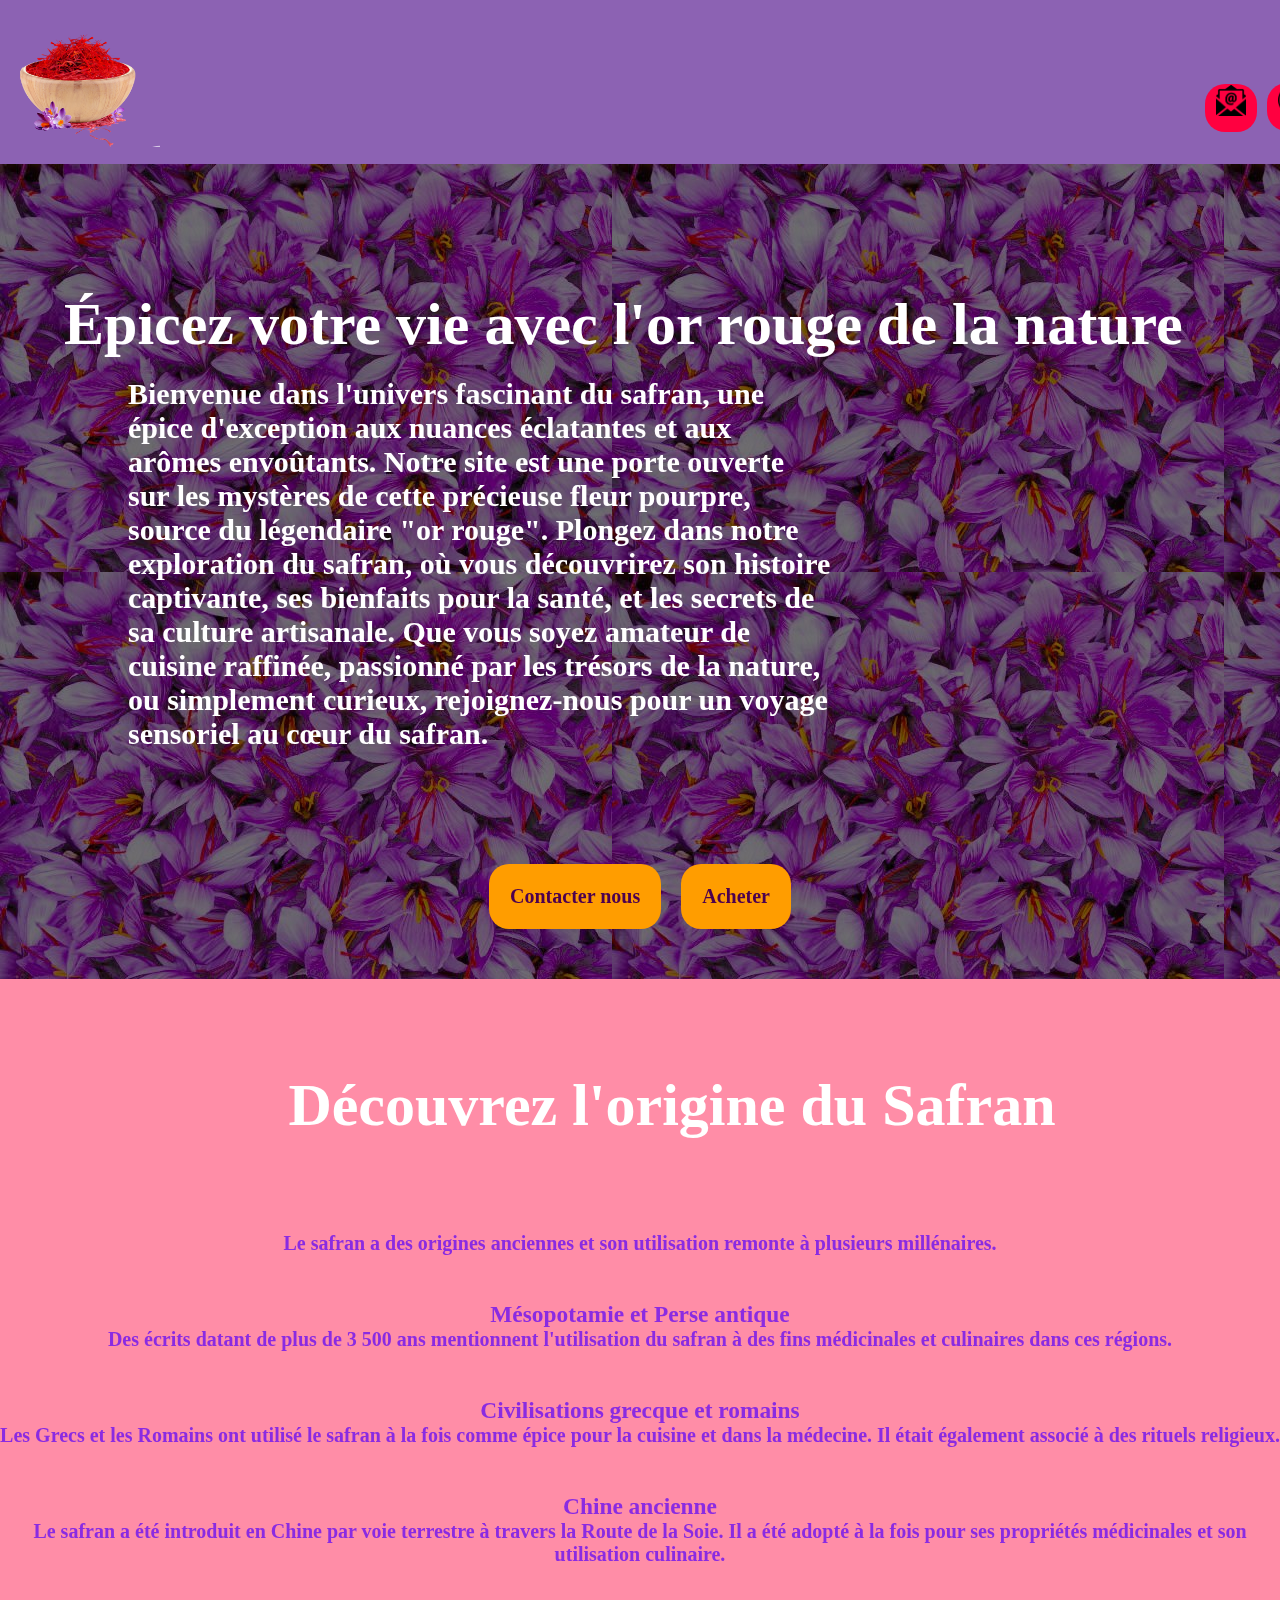
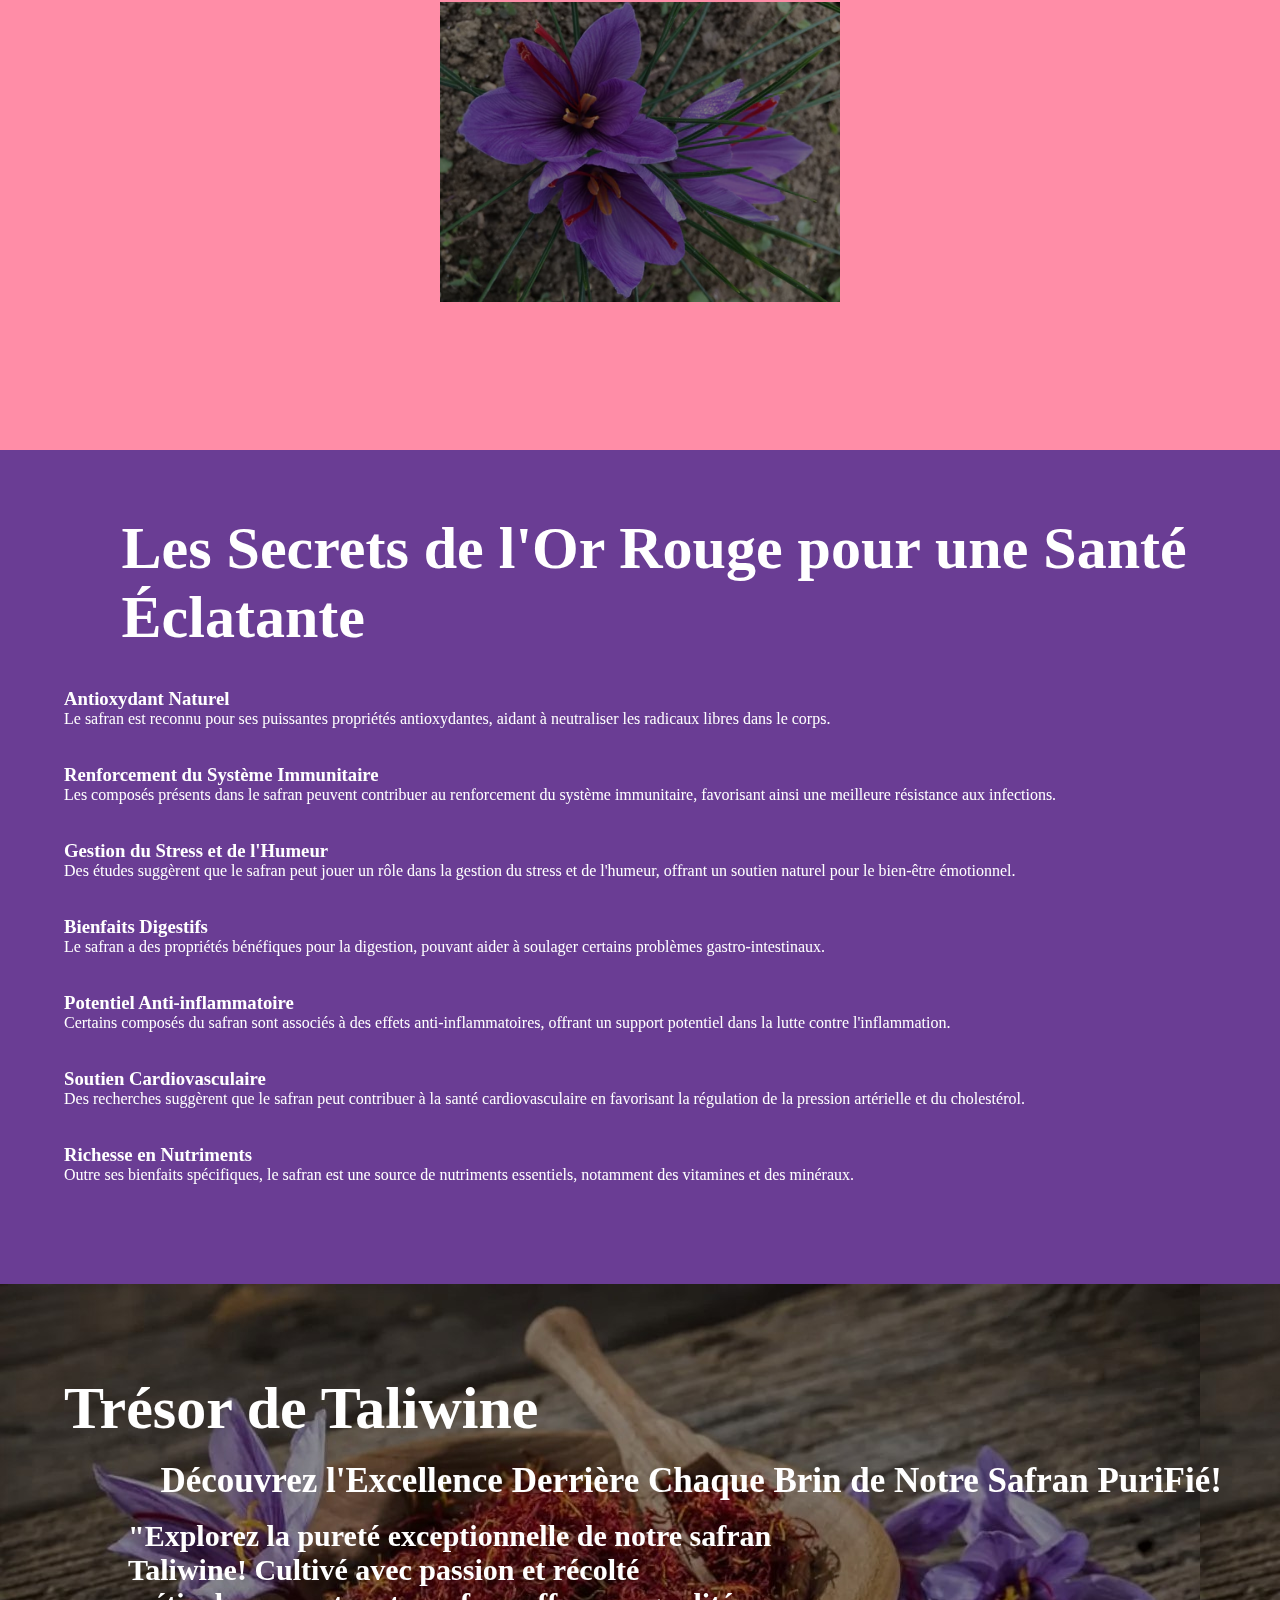
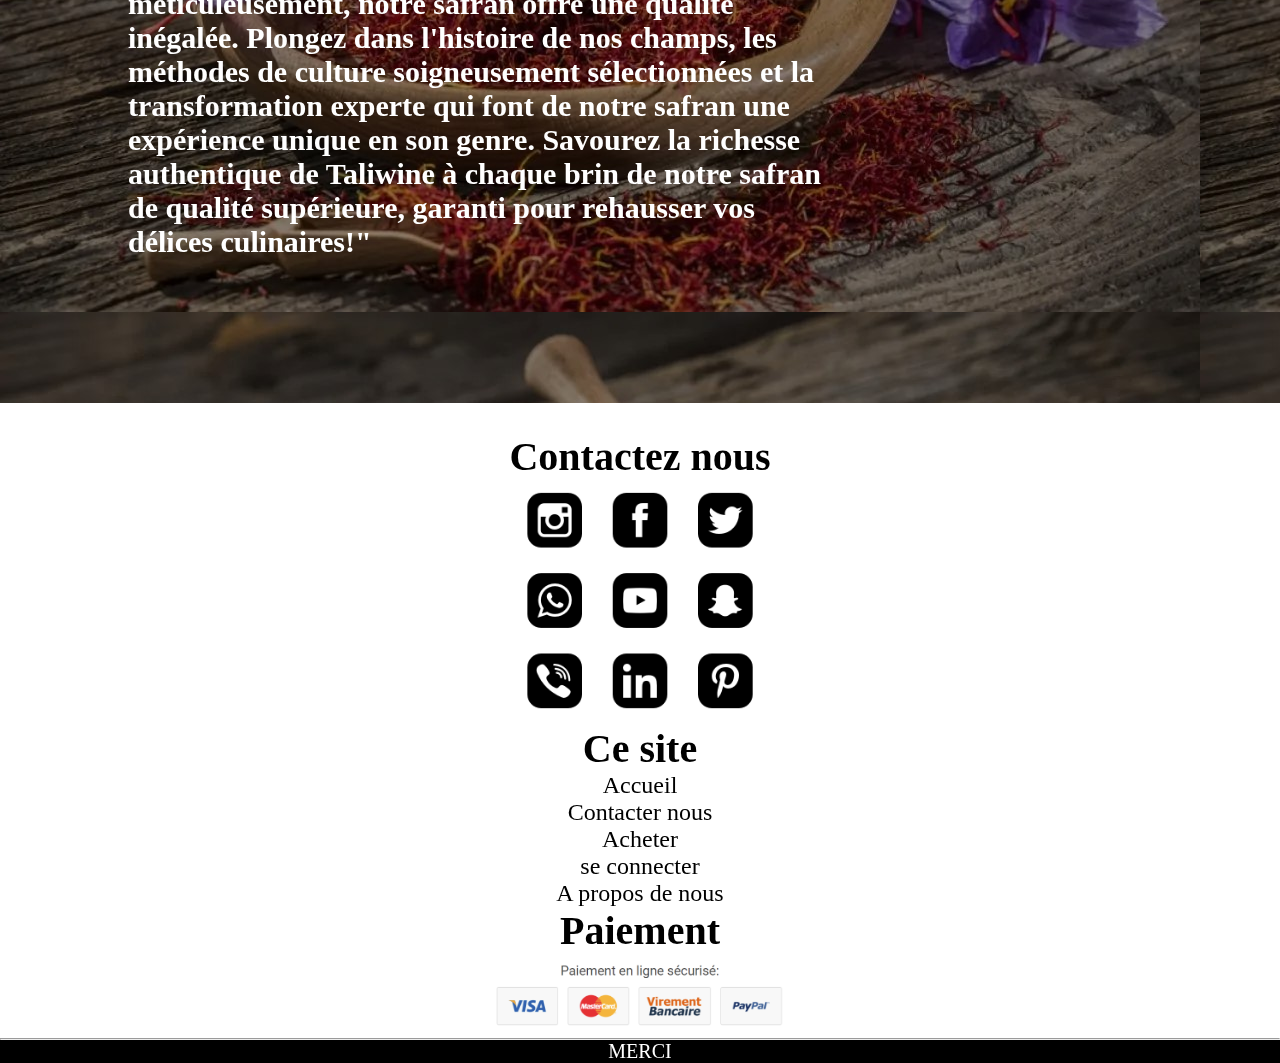
<file: index.html>
<!DOCTYPE html>
<html lang="en">
<head>
    <meta charset="UTF-8">
    <meta name="viewport" content="width=device-width, initial-scale=1.0">
    <title>site web</title>
    <link rel="stylesheet" href="siteweb.css">
</head>
<body>
<header class="header">
    <nav class=h1g>
        <span >
            <img src="za.png" height="160px",width="120px">
        </span>
        <div>
            <ul class="liste1">
                <li><a  style="text-decoration: none" href="proposnous.html"><img src="email-address-icon.png" width="30px"></a></li>
                <li ><a style="text-decoration: none" href="login.html"><img src="—Pngtree—businessman icon vector and glyph_5666610.png" width="30px"></a></li>
            </ul>
        </div>    
        
    </nav>
</header>
    <main>
    <section>
        <div class="title"><br><br><br><br><br><br><br>
            <h1><b>Épicez votre vie avec l'or rouge de la nature</b></h1><br>
            <p class="para1"><b>Bienvenue dans l'univers fascinant du safran, une épice d'exception aux nuances éclatantes et aux arômes envoûtants. Notre site est une porte ouverte sur les mystères de cette précieuse fleur pourpre, source du légendaire "or rouge". Plongez dans notre exploration du safran, où vous découvrirez son histoire captivante, ses bienfaits pour la santé, et les secrets de sa culture artisanale. Que vous soyez amateur de cuisine raffinée, passionné par les trésors de la nature, ou simplement curieux, rejoignez-nous pour un voyage sensoriel au cœur du safran.</b></p><br>
            <ul class="liste2">
                <li><button class="bton" onclick=" document.location='contacternous.html'"><b>Contacter nous</b></button></li>
                <li><button class="bton" onclick=" document.location='prix.html'"><b>Acheter</b></button></li>
            </ul>
        </div>
    </section>
    <section >
            <div class="t2">
                 
                <div class="dp"><br><br><br><br>
                    <h1 class="title1">Découvrez l'origine du Safran</h1>
                    <ul class="liste4"><br><br><br><br>
                        <li><p><b>Le safran a des origines anciennes et son utilisation remonte à plusieurs millénaires.</b></p></li><br><br>
                    
                        <li><h3>Mésopotamie et Perse antique</h3 ><b>Des écrits datant de plus de 3 500 ans mentionnent l'utilisation du safran à des fins médicinales et culinaires dans ces régions.</b></li><br><br>
                        
                        <li><h3>Civilisations grecque et romains</h3><b> Les Grecs et les Romains ont utilisé le safran à la fois comme épice pour la cuisine et dans la médecine. Il était également associé à des rituels religieux.</b></li><br><br>
                        
                        <li><h3>Chine ancienne</h3><b>Le safran a été introduit en Chine par voie terrestre à travers la Route de la Soie. Il a été adopté à la fois pour ses propriétés médicinales et son utilisation culinaire.</b></li>
                    </ul>
                </div>
                <div class="img"><br><br>
                    <img src="ctzq22aa.png"width="400px"><br><br><br><br><br><br><br><br><br>
                </div>
            </div>



    </section>
    <section>  
        <div class="bien">
            <ul class="liste3">
                <h1 class="title1">Les Secrets de l'Or Rouge pour une Santé Éclatante</h1><br><br>
                 <li><h3>Antioxydant Naturel</h3>Le safran est reconnu pour ses puissantes propriétés antioxydantes, aidant à neutraliser les radicaux libres dans le corps.</li><br><br>
                 <li><h3>Renforcement du Système Immunitaire</h3> Les composés présents dans le safran peuvent contribuer au renforcement du système immunitaire, favorisant ainsi une meilleure résistance aux infections.</li><br><br>
                 <li><h3>Gestion du Stress et de l'Humeur </h3>Des études suggèrent que le safran peut jouer un rôle dans la gestion du stress et de l'humeur, offrant un soutien naturel pour le bien-être émotionnel.</li><br><br>
                 <li><h3>Bienfaits Digestifs </h3>Le safran a des propriétés bénéfiques pour la digestion, pouvant aider à soulager certains problèmes gastro-intestinaux.</li><br><br>
                 <li><h3>Potentiel Anti-inflammatoire</h3>Certains composés du safran sont associés à des effets anti-inflammatoires, offrant un support potentiel dans la lutte contre l'inflammation.</li><br><br>
                 <li><h3>Soutien Cardiovasculaire</h3> Des recherches suggèrent que le safran peut contribuer à la santé cardiovasculaire en favorisant la régulation de la pression artérielle et du cholestérol.</li><br><br>
                 <li><h3>Richesse en Nutriments</h3> Outre ses bienfaits spécifiques, le safran est une source de nutriments essentiels, notamment des vitamines et des minéraux.</li><br><br>

             </ul>
        </div>
    </section>
    <section>
        
        <div class="garant">
            <br><br><br><br><br>
            <h1 class="title1">Trésor de Taliwine</h1><br>
            <h2 class="title4">Découvrez l'Excellence Derrière Chaque Brin de Notre Safran PuriFié!</h2><br>
            <p class="para2"><b>"Explorez la pureté exceptionnelle de notre safran Taliwine! Cultivé avec passion et récolté méticuleusement, notre safran offre une qualité inégalée. Plongez dans l'histoire de nos champs, les méthodes de culture soigneusement sélectionnées et la transformation experte qui font de notre safran une expérience unique en son genre. Savourez la richesse authentique de Taliwine à chaque brin de notre safran de qualité supérieure, garanti pour rehausser vos délices culinaires!"</b></p>
            <br><br><br><br><br><br><br><br>
        </div>
    </section>
   </main>
   <footer>
    <div class="div2">
        <div class="divimg">
            <h3 style="font-size: 40px;">Contactez nous</h3>
            <img src="pngegg.png"width=20%>
        </div>
        <div>
            <ul class="liste5">
                <h3 style="font-size: 40px;">Ce site</h3>
                <a href="siteweb.html">Accueil</a>
                <a href="contacternous.html">Contacter nous</a>
                <a href="#">Acheter</a>
                <a href="login.html">se connecter</a>
                <a href="proposnous.html">A propos de nous</a>
            </ul>
        </div>
        <div class="divimg">
                <h3 style="font-size: 40px;">Paiement</h3>
                <img src="mode de paiement.png"height="80px">
        </div>
    </div>
    <hr>
   </footer>
   <footer class="ft" align="center">MERCI</footer>
</body>
</html>
</file>
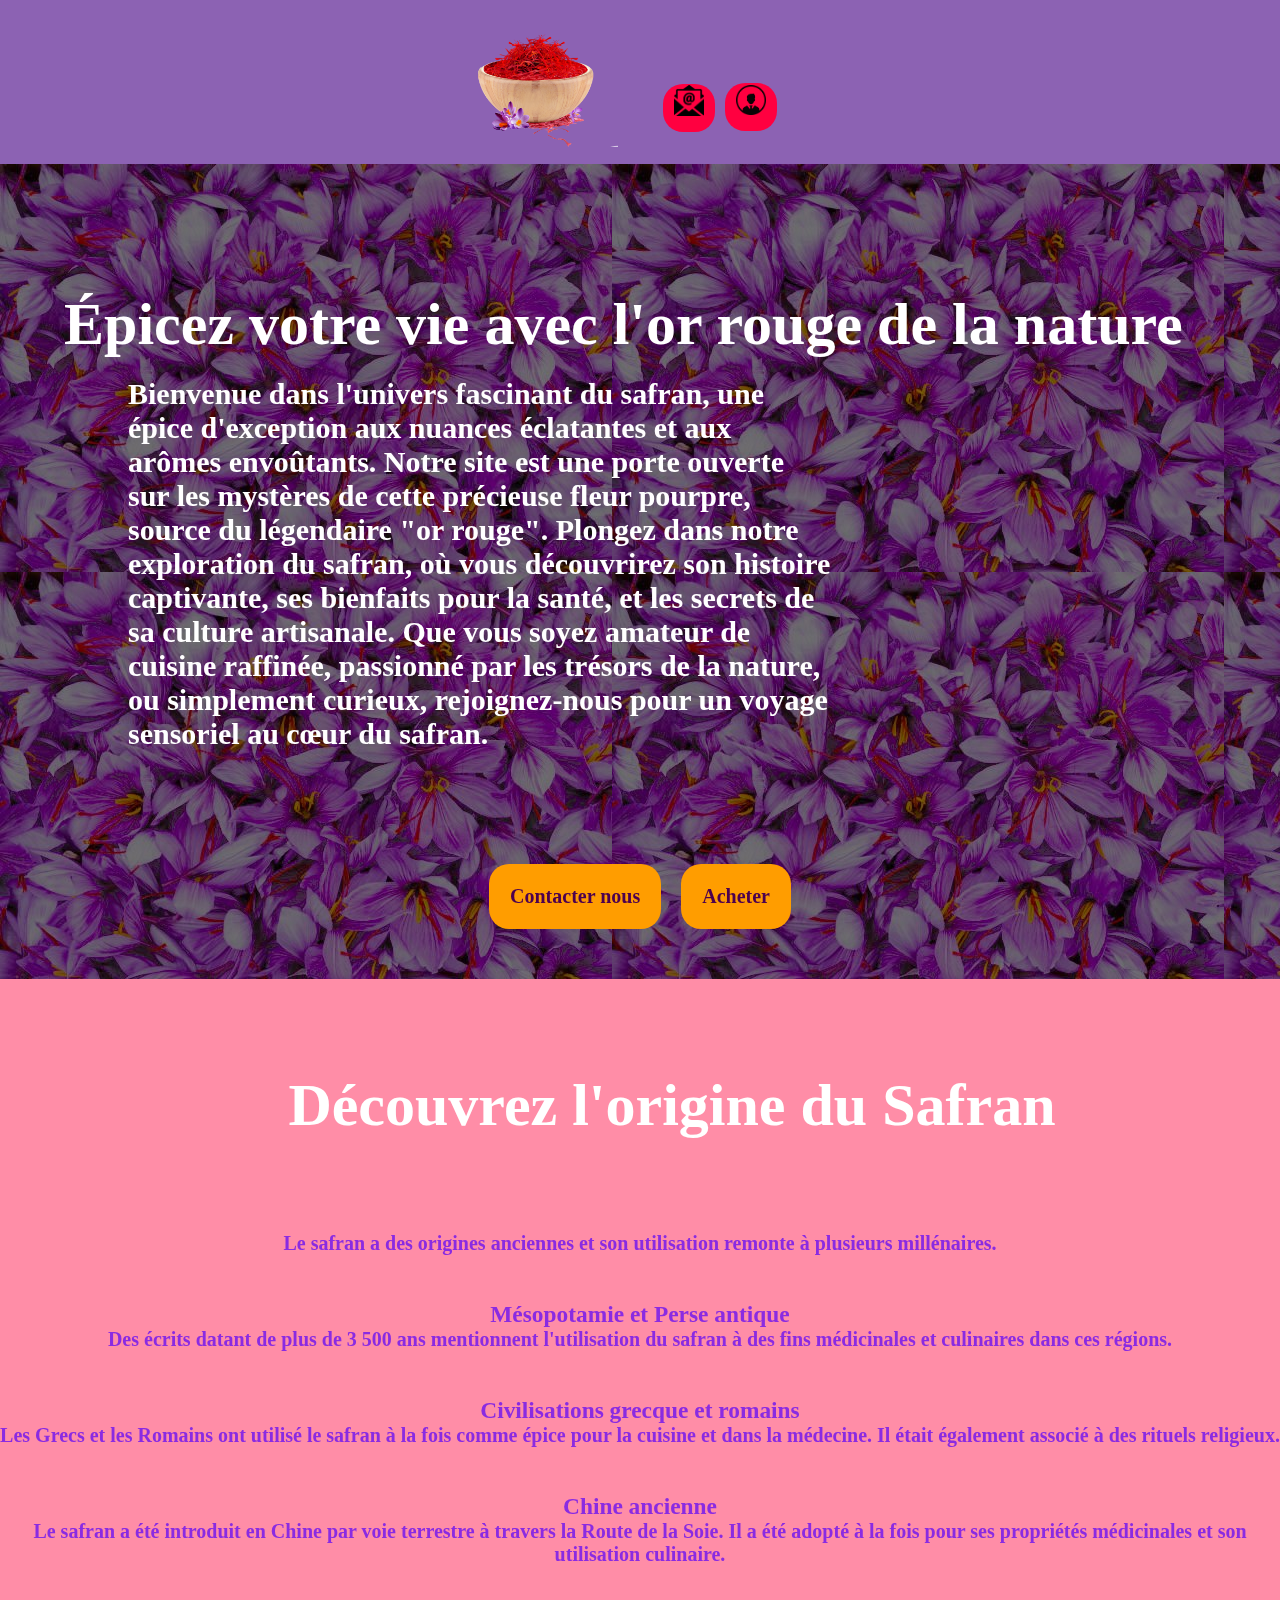
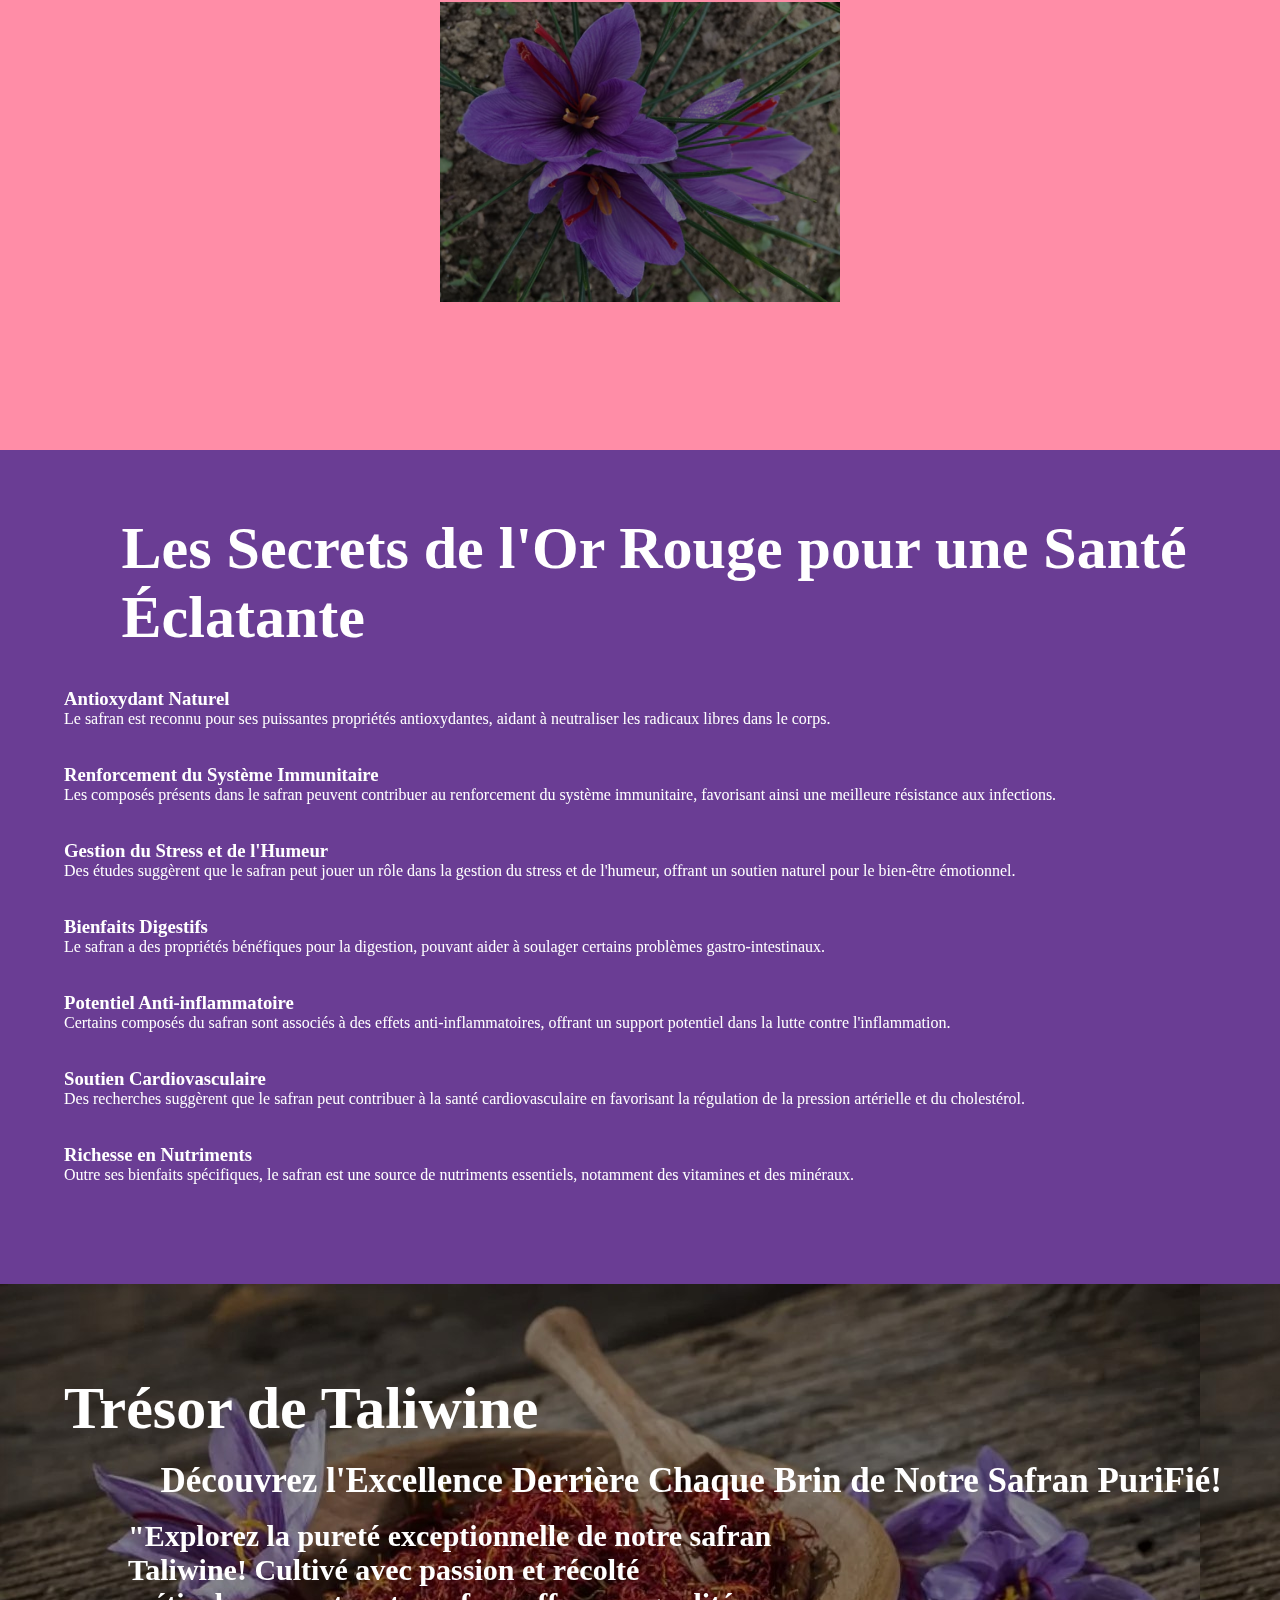
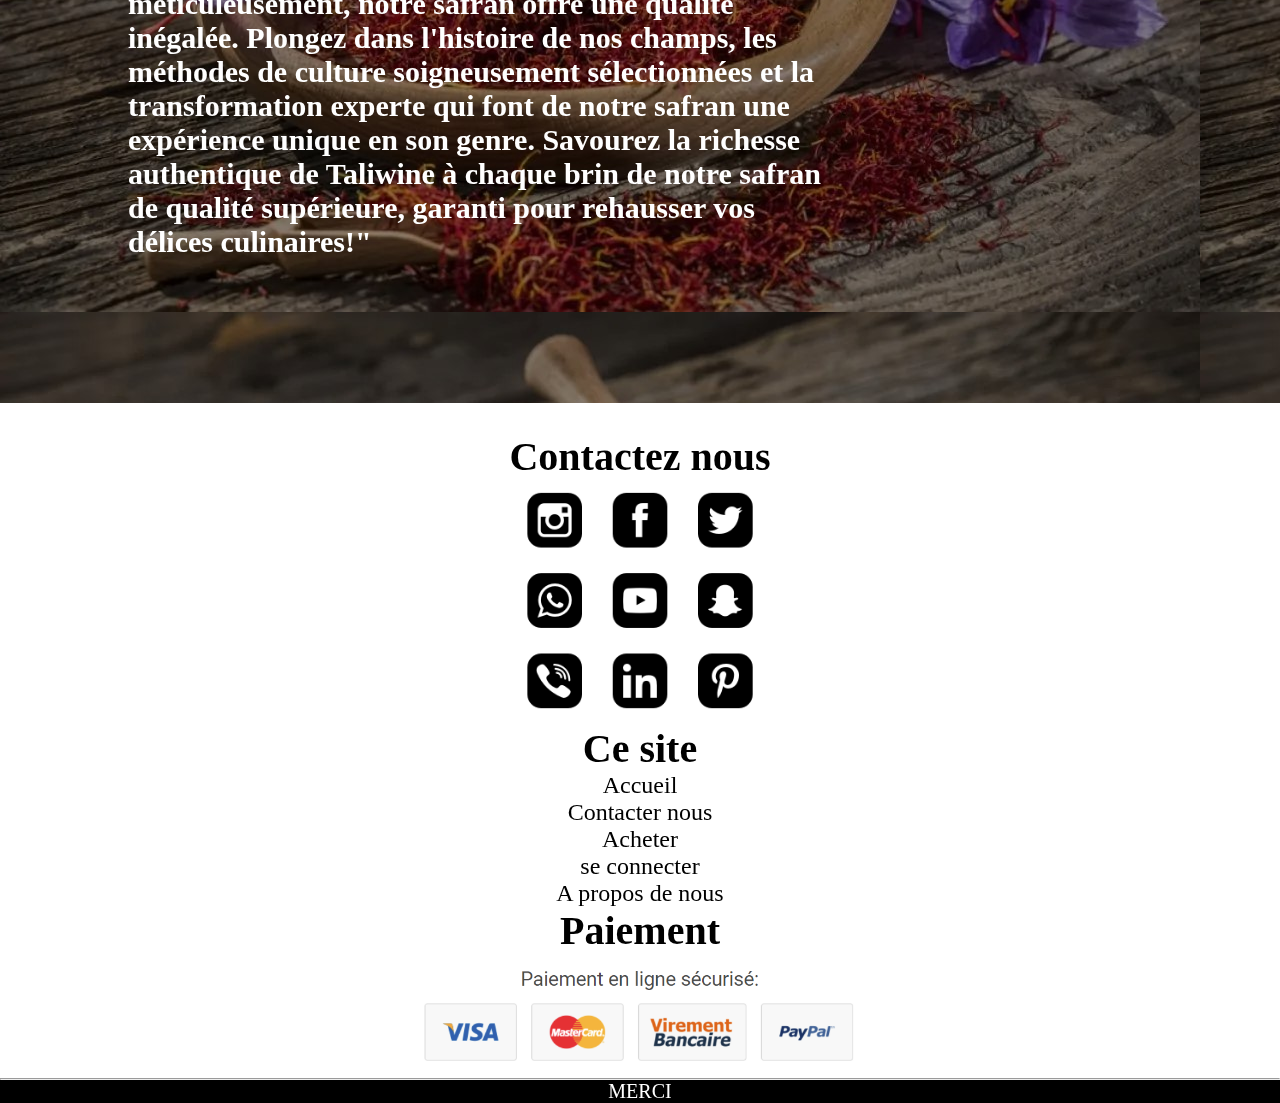
<file: site web/index.html>
<!DOCTYPE html>
<html lang="en">
<head>
    <meta charset="UTF-8">
    <meta name="viewport" content="width=device-width, initial-scale=1.0">
    <title>site web</title>
    <link rel="stylesheet" href="siteweb.css">
</head>
<body>
<header class="header">
    <nav class=h1g>
        <span >
            <img src="za.png" height="160px",width="120px">
        </span>
        <div>
            <ul class="liste1">
                <li><a  style="text-decoration: none" href="proposnous.html"><img src="email-address-icon.png" width="30px"></a></li>
                <li ><a style="text-decoration: none" href="login.html"><img src="—Pngtree—businessman icon vector and glyph_5666610.png" width="30px"></a></li>
            </ul>
        </div>    
        
    </nav>
</header>
    <main>
    <section>
        <div class="title"><br><br><br><br><br><br><br>
            <h1><b>Épicez votre vie avec l'or rouge de la nature</b></h1><br>
            <p class="para1"><b>Bienvenue dans l'univers fascinant du safran, une épice d'exception aux nuances éclatantes et aux arômes envoûtants. Notre site est une porte ouverte sur les mystères de cette précieuse fleur pourpre, source du légendaire "or rouge". Plongez dans notre exploration du safran, où vous découvrirez son histoire captivante, ses bienfaits pour la santé, et les secrets de sa culture artisanale. Que vous soyez amateur de cuisine raffinée, passionné par les trésors de la nature, ou simplement curieux, rejoignez-nous pour un voyage sensoriel au cœur du safran.</b></p><br>
            <ul class="liste2">
                <li><button class="bton" onclick=" document.location='contacternous.html'"><b>Contacter nous</b></button></li>
                <li><button class="bton" onclick=" document.location='prix.html'"><b>Acheter</b></button></li>
            </ul>
        </div>
    </section>
    <section >
            <div class="t2">
                 
                <div class="dp"><br><br><br><br>
                    <h1 class="title1">Découvrez l'origine du Safran</h1>
                    <ul class="liste4"><br><br><br><br>
                        <li><p><b>Le safran a des origines anciennes et son utilisation remonte à plusieurs millénaires.</b></p></li><br><br>
                    
                        <li><h3>Mésopotamie et Perse antique</h3 ><b>Des écrits datant de plus de 3 500 ans mentionnent l'utilisation du safran à des fins médicinales et culinaires dans ces régions.</b></li><br><br>
                        
                        <li><h3>Civilisations grecque et romains</h3><b> Les Grecs et les Romains ont utilisé le safran à la fois comme épice pour la cuisine et dans la médecine. Il était également associé à des rituels religieux.</b></li><br><br>
                        
                        <li><h3>Chine ancienne</h3><b>Le safran a été introduit en Chine par voie terrestre à travers la Route de la Soie. Il a été adopté à la fois pour ses propriétés médicinales et son utilisation culinaire.</b></li>
                    </ul>
                </div>
                <div class="img"><br><br>
                    <img src="ctzq22aa.png"width="400px"><br><br><br><br><br><br><br><br><br>
                </div>
            </div>



    </section>
    <section>  
        <div class="bien">
            <ul class="liste3">
                <h1 class="title1">Les Secrets de l'Or Rouge pour une Santé Éclatante</h1><br><br>
                 <li><h3>Antioxydant Naturel</h3>Le safran est reconnu pour ses puissantes propriétés antioxydantes, aidant à neutraliser les radicaux libres dans le corps.</li><br><br>
                 <li><h3>Renforcement du Système Immunitaire</h3> Les composés présents dans le safran peuvent contribuer au renforcement du système immunitaire, favorisant ainsi une meilleure résistance aux infections.</li><br><br>
                 <li><h3>Gestion du Stress et de l'Humeur </h3>Des études suggèrent que le safran peut jouer un rôle dans la gestion du stress et de l'humeur, offrant un soutien naturel pour le bien-être émotionnel.</li><br><br>
                 <li><h3>Bienfaits Digestifs </h3>Le safran a des propriétés bénéfiques pour la digestion, pouvant aider à soulager certains problèmes gastro-intestinaux.</li><br><br>
                 <li><h3>Potentiel Anti-inflammatoire</h3>Certains composés du safran sont associés à des effets anti-inflammatoires, offrant un support potentiel dans la lutte contre l'inflammation.</li><br><br>
                 <li><h3>Soutien Cardiovasculaire</h3> Des recherches suggèrent que le safran peut contribuer à la santé cardiovasculaire en favorisant la régulation de la pression artérielle et du cholestérol.</li><br><br>
                 <li><h3>Richesse en Nutriments</h3> Outre ses bienfaits spécifiques, le safran est une source de nutriments essentiels, notamment des vitamines et des minéraux.</li><br><br>

             </ul>
        </div>
    </section>
    <section>
        
        <div class="garant">
            <br><br><br><br><br>
            <h1 class="title1">Trésor de Taliwine</h1><br>
            <h2 class="title4">Découvrez l'Excellence Derrière Chaque Brin de Notre Safran PuriFié!</h2><br>
            <p class="para2"><b>"Explorez la pureté exceptionnelle de notre safran Taliwine! Cultivé avec passion et récolté méticuleusement, notre safran offre une qualité inégalée. Plongez dans l'histoire de nos champs, les méthodes de culture soigneusement sélectionnées et la transformation experte qui font de notre safran une expérience unique en son genre. Savourez la richesse authentique de Taliwine à chaque brin de notre safran de qualité supérieure, garanti pour rehausser vos délices culinaires!"</b></p>
            <br><br><br><br><br><br><br><br>
        </div>
    </section>
   </main>
   <footer>
    <div class="div2">
        <div class="divimg">
            <h3 style="font-size: 40px;">Contactez nous</h3>
            <img src="pngegg.png"width=20%>
        </div>
        <div>
            <ul class="liste5">
                <h3 style="font-size: 40px;">Ce site</h3>
                <a href="siteweb.html">Accueil</a>
                <a href="contacternous.html">Contacter nous</a>
                <a href="#">Acheter</a>
                <a href="login.html">se connecter</a>
                <a href="proposnous.html">A propos de nous</a>
            </ul>
        </div>
        <div class="divimg">
                <h3 style="font-size: 40px;">Paiement</h3>
                <img src="mode de paiement.png"height="120px">
        </div>
    </div>
    <hr>
   </footer>
   <footer class="ft" align="center">MERCI</footer>
</body>
</html>
</file>
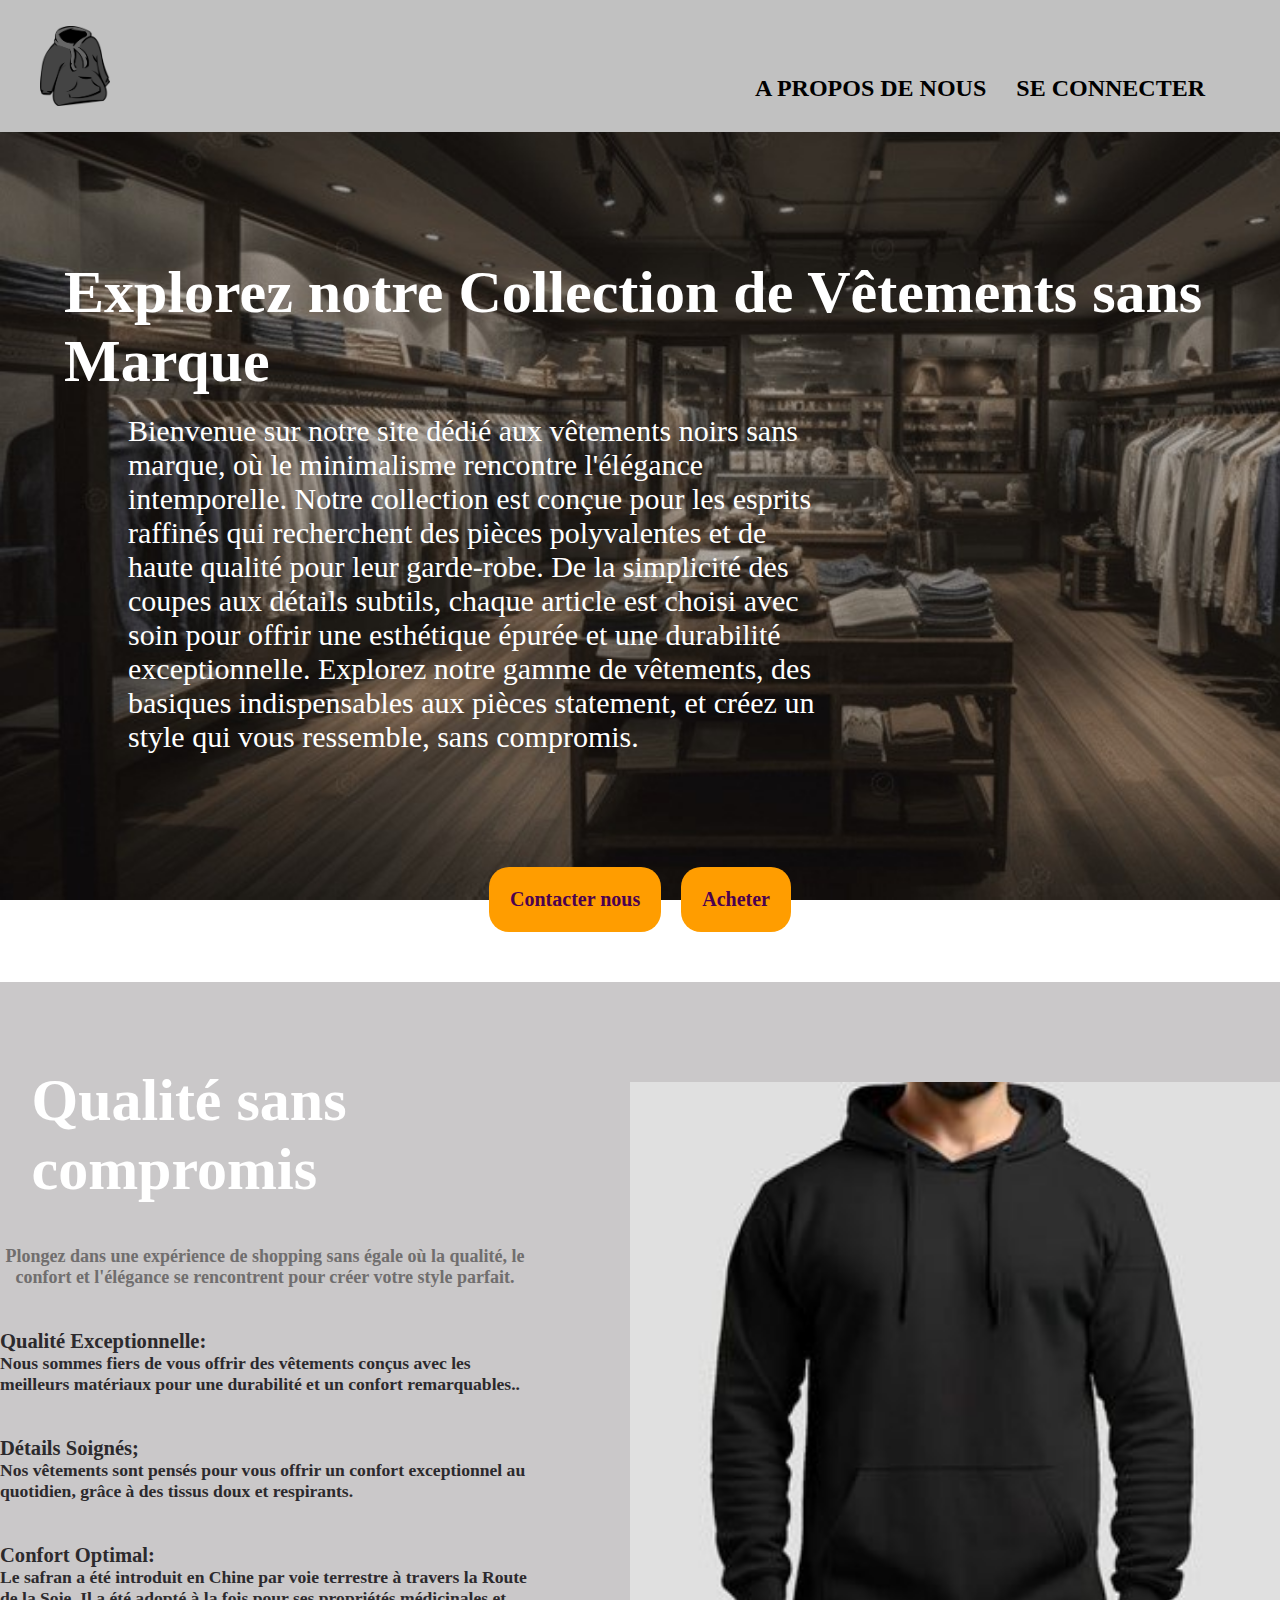
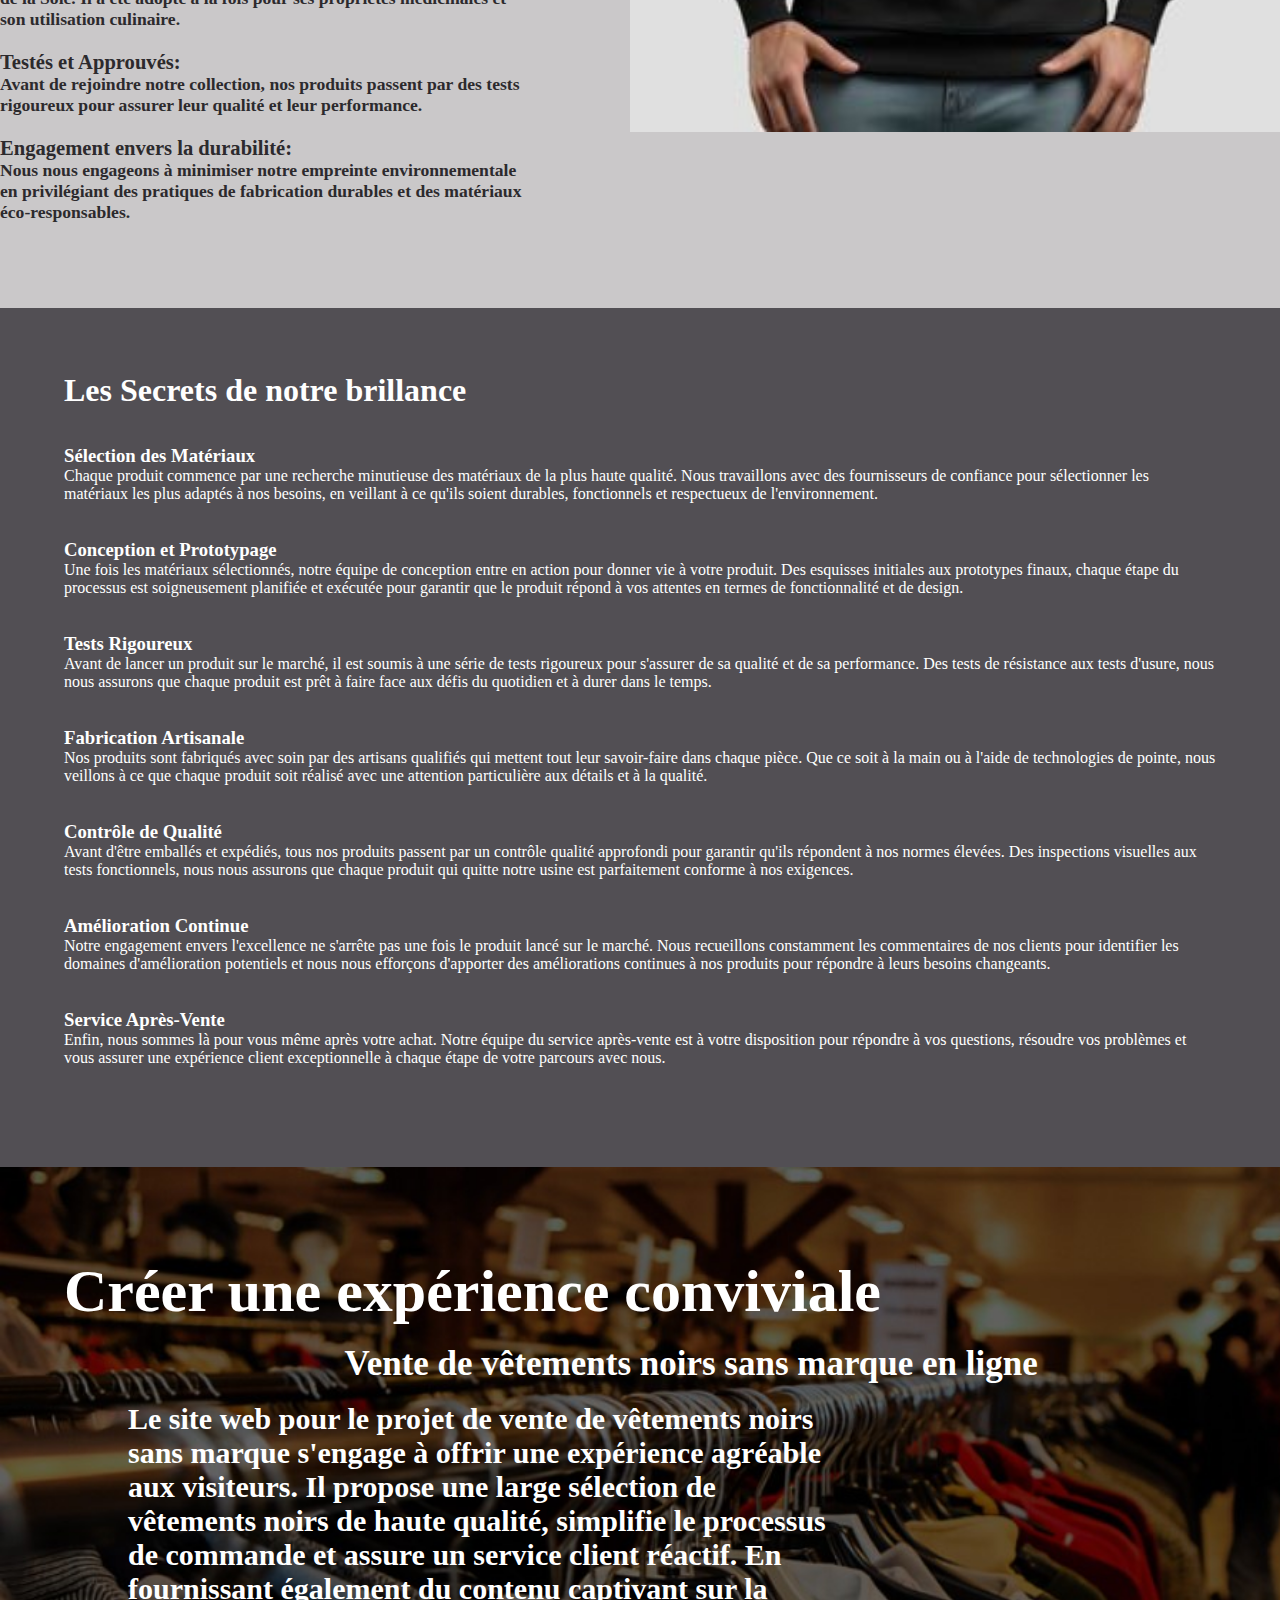
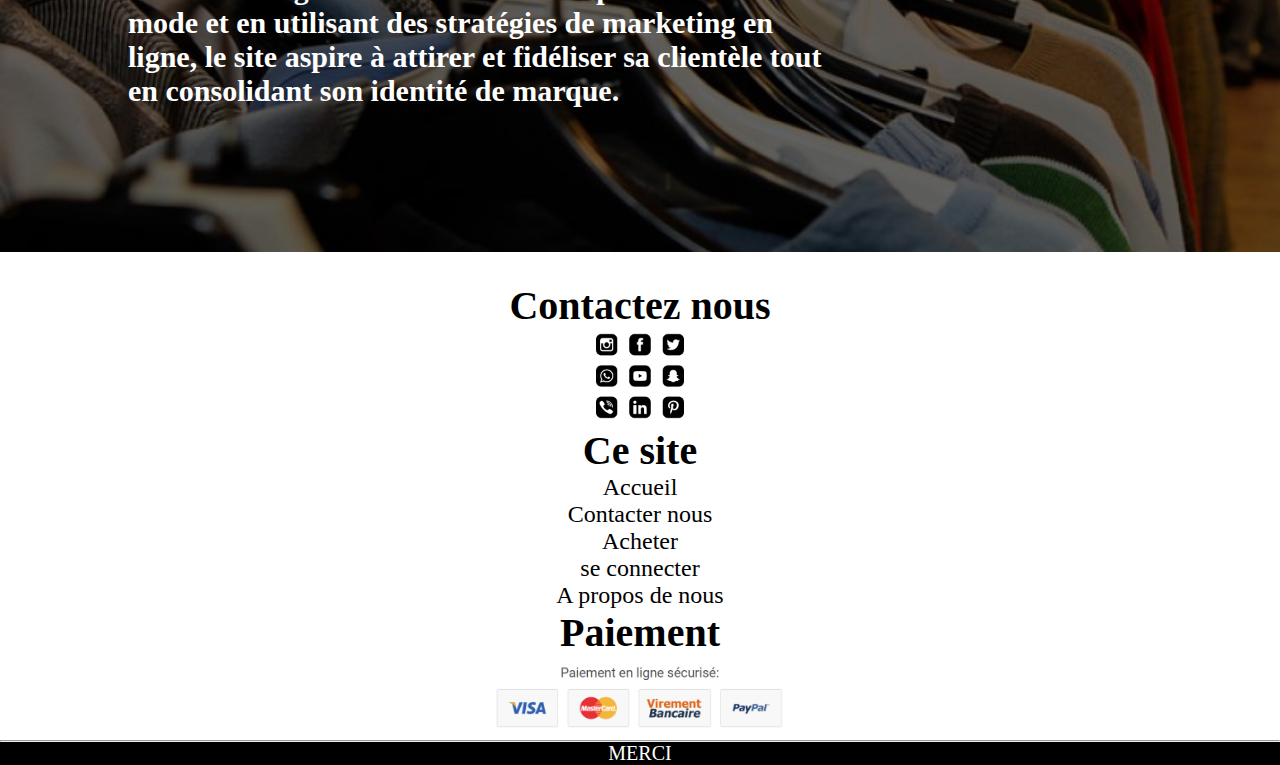
<file: site web/vetement/site web/index.html>
<!DOCTYPE html>
<html lang="en">
<head>
    <meta charset="UTF-8">
    <meta name="viewport" content="width=device-width, initial-scale=1.0">
    <title>site web</title>
    <link rel="stylesheet" href="siteweb.css">
</head>
<body>
<header class="header">
    <div class=h1g>
        <span class="span-1">
            <img src="NicePng_roblox-jacket-png_402671.png" height="80px",width="40px">
        </span>
        
        <ul class="liste1">
            <li ><b><a style="text-decoration: none" href="proposnous.html">A PROPOS DE NOUS</a></b></li>
            <li ><b><a style="text-decoration: none" href="login.html">SE CONNECTER</a></b></li>
        </ul>
    </div>
    <div class="msq" >
        <ul class="liste1">
            <li><a  style="text-decoration: none" href="proposnous.html"><img src="email-address-icon.png" width="30px"></a></li>
            <li ><a style="text-decoration: none" href="login.html"><img src="—Pngtree—businessman icon vector and glyph_5666610.png" width="30px"></a></li>
        </ul>
    </div>
</header>
    <main>
    <section class="sect-img">
        <div class="title"><br><br><br><br><br><br><br>
            <h1><b>Explorez notre Collection de Vêtements sans Marque</b></h1><br>
            <p class="para1">Bienvenue sur notre site dédié aux vêtements noirs sans marque, où le minimalisme rencontre l'élégance intemporelle. Notre collection est conçue pour les esprits raffinés qui recherchent des pièces polyvalentes et de haute qualité pour leur garde-robe. De la simplicité des coupes aux détails subtils, chaque article est choisi avec soin pour offrir une esthétique épurée et une durabilité exceptionnelle. Explorez notre gamme de vêtements, des basiques indispensables aux pièces statement, et créez un style qui vous ressemble, sans compromis.</p><br>
            <ul class="liste2">
                <li><button class="bton" onclick=" document.location='contacternous.html'"><b>Contacter nous</b></button></li>
                <li><button class="bton" onclick=" document.location='prix.html'"><b>Acheter</b></button></li>
                <br><br><br><br>
            </ul>
        </div>
    </section>
    <section >
            <div class="t2">
                 
                <div class="dp"><br><br><br><br>
                    <h1 class="title1">Qualité sans compromis</h1>
                    <ul class="liste4"><br><br>
                        <li><h2 style="font-size: large;color: rgb(112, 110, 110);">Plongez dans une expérience de shopping sans égale où la qualité, le confort et l'élégance se rencontrent pour créer votre style parfait.</h2></li><br><br>
                    
                        <li><h3>Qualité Exceptionnelle:</h3 ><b>Nous sommes fiers de vous offrir des vêtements conçus avec les meilleurs matériaux pour une durabilité et un confort remarquables..</b></li><br><br>
                        
                        <li><h3>Détails Soignés;</h3><b> Nos vêtements sont pensés pour vous offrir un confort exceptionnel au quotidien, grâce à des tissus doux et respirants.</b></li><br><br>
                        
                        <li><h3>Confort Optimal:</h3><b>Le safran a été introduit en Chine par voie terrestre à travers la Route de la Soie. Il a été adopté à la fois pour ses propriétés médicinales et son utilisation culinaire.</b></li><br>
                        <li><h3>Testés et Approuvés:</h3><b>Avant de rejoindre notre collection, nos produits passent par des tests rigoureux pour assurer leur qualité et leur performance.</b></li><br>
                        <li><h3>Engagement envers la durabilité:</h3><b>Nous nous engageons à minimiser notre empreinte environnementale en privilégiant des pratiques de fabrication durables et des matériaux éco-responsables.</b></li><br>
                    </ul>
                </div>
                <div class="imgs">
                <img src="1.jpg"width="650px"><br>
                <br><br><br><br> 
                </div>
            </div>
            
                



    </section>
    <section>  
        <div class="bien">
            <ul class="liste3">
                 <h1>Les Secrets de notre brillance</h1><br><br>
                 <li><h3>Sélection des Matériaux</h3>Chaque produit commence par une recherche minutieuse des matériaux de la plus haute qualité. Nous travaillons avec des fournisseurs de confiance pour sélectionner les matériaux les plus adaptés à nos besoins, en veillant à ce qu'ils soient durables, fonctionnels et respectueux de l'environnement.</li><br><br>
                 <li><h3>Conception et Prototypage</h3>Une fois les matériaux sélectionnés, notre équipe de conception entre en action pour donner vie à votre produit. Des esquisses initiales aux prototypes finaux, chaque étape du processus est soigneusement planifiée et exécutée pour garantir que le produit répond à vos attentes en termes de fonctionnalité et de design.</li><br><br>
                 <li><h3>Tests Rigoureux</h3>Avant de lancer un produit sur le marché, il est soumis à une série de tests rigoureux pour s'assurer de sa qualité et de sa performance. Des tests de résistance aux tests d'usure, nous nous assurons que chaque produit est prêt à faire face aux défis du quotidien et à durer dans le temps.</li><br><br>
                 <li><h3>Fabrication Artisanale</h3> Nos produits sont fabriqués avec soin par des artisans qualifiés qui mettent tout leur savoir-faire dans chaque pièce. Que ce soit à la main ou à l'aide de technologies de pointe, nous veillons à ce que chaque produit soit réalisé avec une attention particulière aux détails et à la qualité.</li><br><br>
                 <li><h3>Contrôle de Qualité</h3> Avant d'être emballés et expédiés, tous nos produits passent par un contrôle qualité approfondi pour garantir qu'ils répondent à nos normes élevées. Des inspections visuelles aux tests fonctionnels, nous nous assurons que chaque produit qui quitte notre usine est parfaitement conforme à nos exigences.</li><br><br>
                 <li><h3>Amélioration Continue</h3>Notre engagement envers l'excellence ne s'arrête pas une fois le produit lancé sur le marché. Nous recueillons constamment les commentaires de nos clients pour identifier les domaines d'amélioration potentiels et nous nous efforçons d'apporter des améliorations continues à nos produits pour répondre à leurs besoins changeants. </li><br><br>
                 <li><h3>Service Après-Vente</h3> Enfin, nous sommes là pour vous même après votre achat. Notre équipe du service après-vente est à votre disposition pour répondre à vos questions, résoudre vos problèmes et vous assurer une expérience client exceptionnelle à chaque étape de votre parcours avec nous.</li><br><br>

             </ul>
        </div>
    </section>
    <section>
        
        <div class="garant">
            <br><br><br><br><br>
            <h1 class="title1">Créer une expérience conviviale </h1><br>
            <h2 class="title4">Vente de vêtements noirs sans marque en ligne</h2><br>
            <p class="para2"><b>Le site web pour le projet de vente de vêtements noirs sans marque s'engage à offrir une expérience agréable aux visiteurs. Il propose une large sélection de vêtements noirs de haute qualité, simplifie le processus de commande et assure un service client réactif. En fournissant également du contenu captivant sur la mode et en utilisant des stratégies de marketing en ligne, le site aspire à attirer et fidéliser sa clientèle tout en consolidant son identité de marque.</b></p>
            <br><br><br><br><br><br><br><br> 
        </div>
    </section>
   </main>
   <footer>
    <div class="div2">
        <div class="divimg">
            <h3 style="font-size: 40px;">Contactez nous</h3>
            <img src="pngegg.png"width=100px>
        </div>
        <div>
            <ul class="liste5">
                <h3 style="font-size: 40px;">Ce site</h3>
                <a href="siteweb.html">Accueil</a>
                <a href="contacternous.html">Contacter nous</a>
                <a href="prix.html">Acheter</a>
                <a href="login.html">se connecter</a>
                <a href="proposnous.html">A propos de nous</a>
            </ul>
        </div>
        <div class="divimg">
                <h3 style="font-size: 40px;">Paiement</h3>
                <img src="mode de paiement.png"height="80px">
        </div>
    </div>
    <hr>
   </footer>
   <footer class="ft" align="center">MERCI</footer>
</body>
</html>
</file>
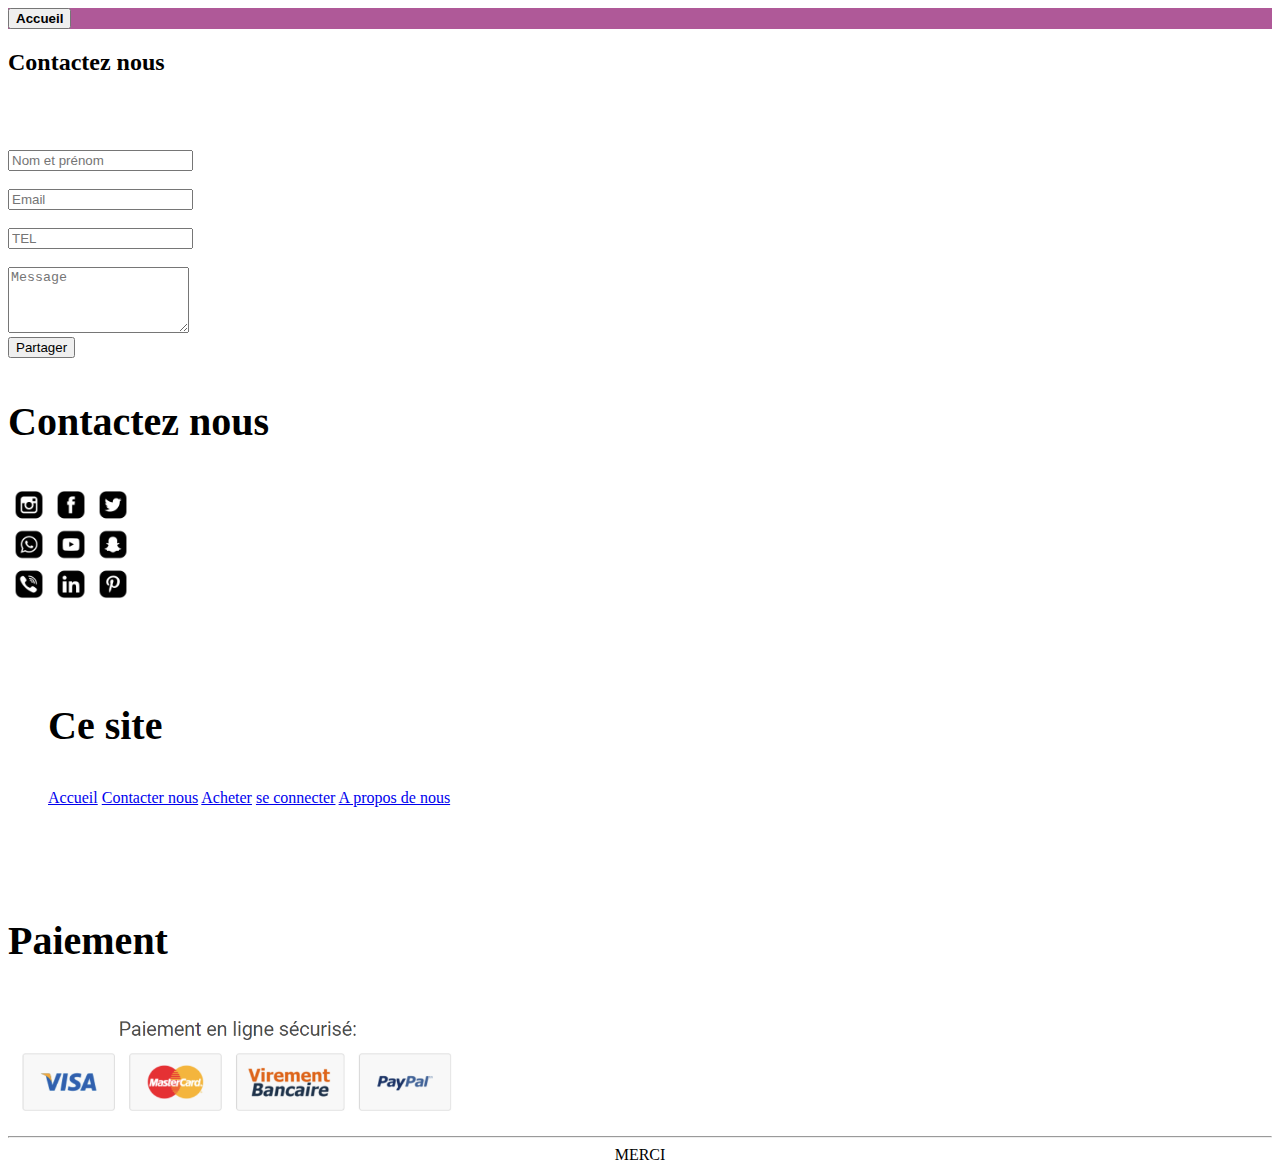
<file: contacternous.html>
<!DOCTYPE html>
<html lang="en">
<head>
    <meta charset="UTF-8">
    <meta name="viewport" content="width=device-width, initial-scale=1.0">
    <title>contactez nous</title>
</head>
<body>
<header style="background-color:  rgb(175, 89, 152);">
    <button class="botona" onclick=" document.location='siteweb.html'"><b>Accueil</b></button>
   
</header>
<body >
    <section class="body1">
    <div class="login-box">
    <form >
        <h2>Contactez nous</h2>
            <div><br><br><br>

    
        
            <label for="name"></label>
            <input  class="divi"type="text" id="name" name="name"placeholder="Nom et prénom" required>
            </div><br>
            <div>
            <label for="email"></label>
            <input class="divi" type="email" id="email" name="email"placeholder="Email"required >
            </div><br>
            <div>
                <label for="tel"></label>
                <input class="divi" type="number" id="tel" name="tel" placeholder="TEL" required>
            </div><br>
            <label for="message"></label>
            <textarea style="height: 140%;" class="divi"type="message" name="message" rows="4" placeholder="Message"required></textarea><br>

           <button  align="center" class="divb" type="submit">Partager</button>
        </form>
    </div>
    </section>
    

        <footer>
            <div class="div2">
                <div class="divimg">
                    <h3 style="font-size: 40px;">Contactez nous</h3>
                    <img src="pngegg.png"width=10%>
                </div><br><br><br>
                <div>
                    <ul class="liste5">
                        <h3 style="font-size: 40px;">Ce site</h3>
                        <a href="siteweb.html">Accueil</a>
                        <a href="#">Contacter nous</a>
                        <a href="#">Acheter</a>
                        <a href="login.html">se connecter</a>
                        <a href="#">A propos de nous</a>
                    </ul>
                </div><br><br><br>
                <div class="divimg">
                        <h3 style="font-size: 40px;">Paiement</h3>
                        <img src="mode de paiement.png"height="120px">
                </div>
            </div>
            <hr>
           </footer>
           <footer class="ft" align="center">MERCI</footer>
    

</body>
</html>
</file>
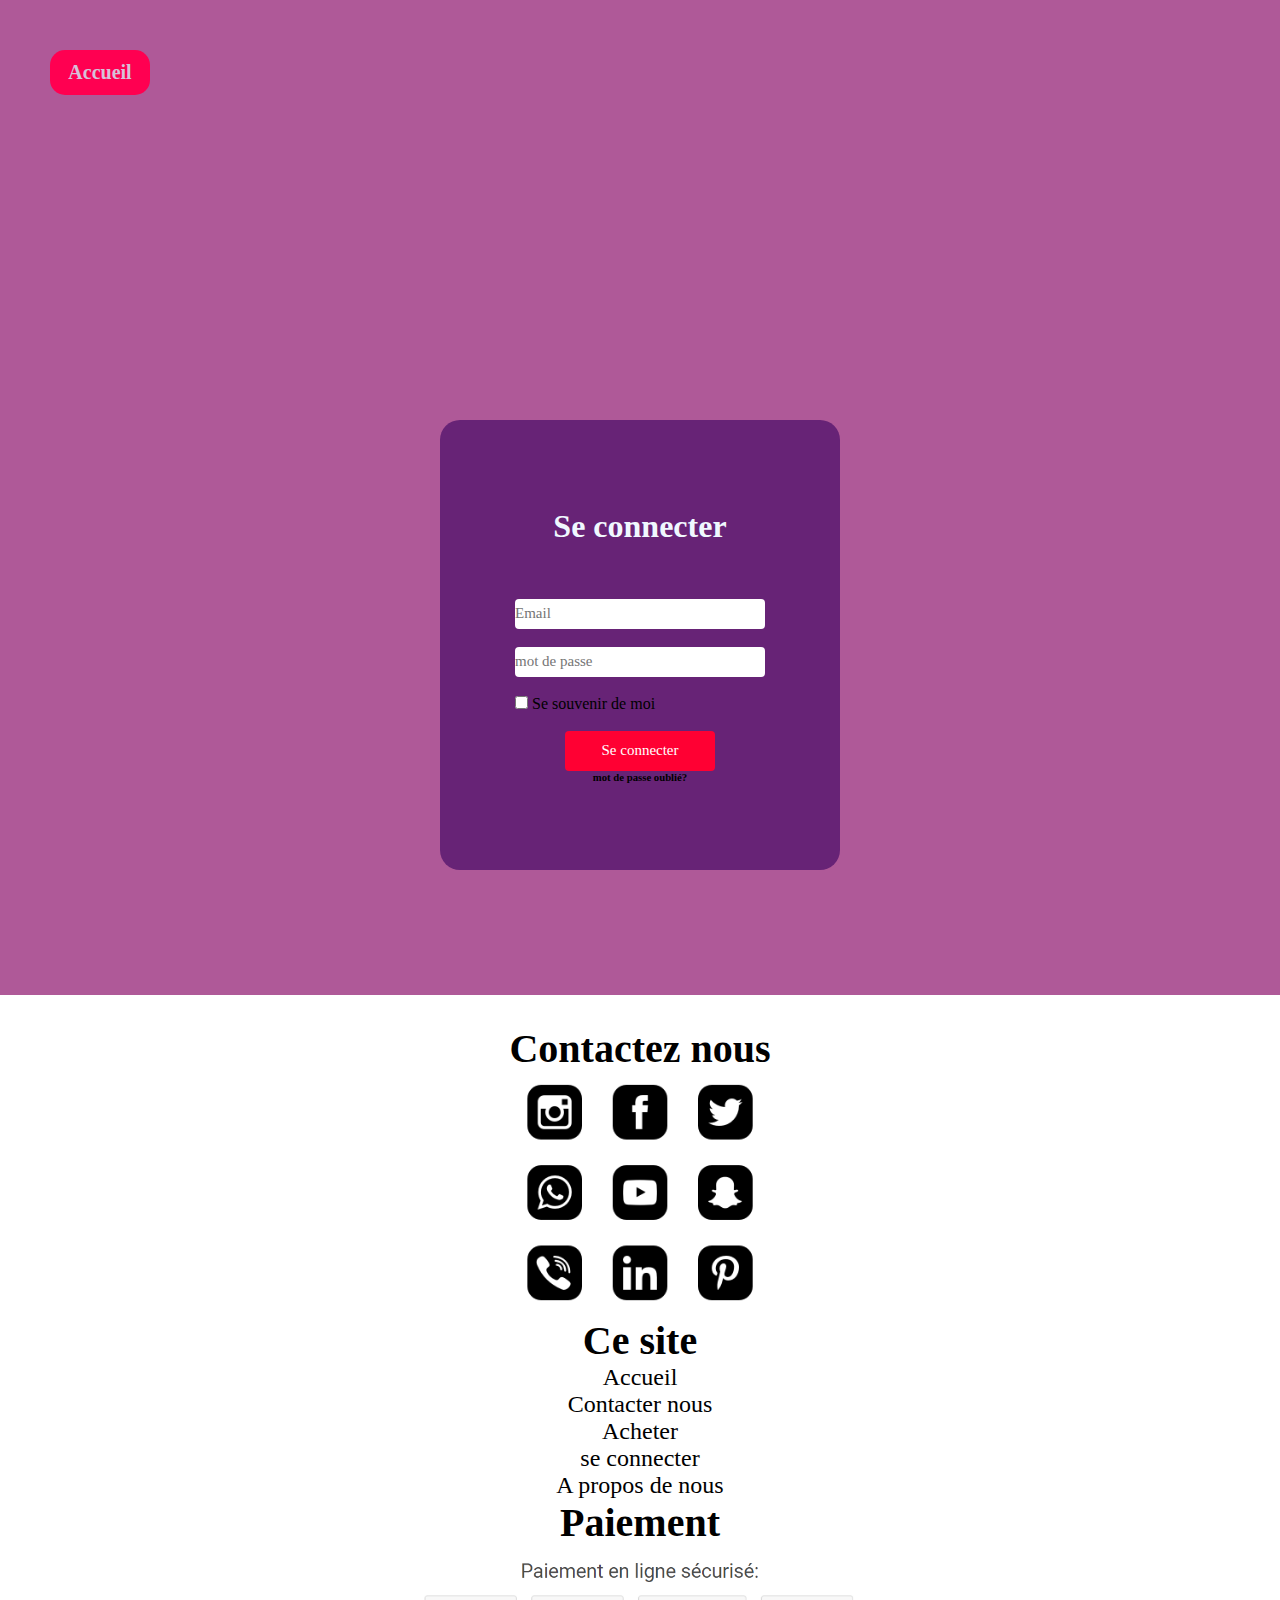
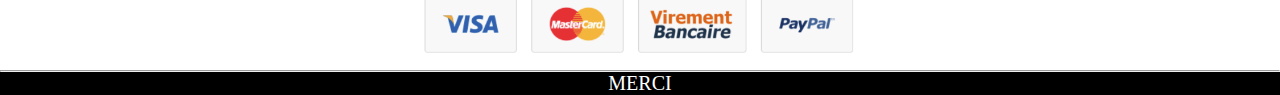
<file: login.html>
<!DOCTYPE html>
<html lang="en">
<head>
    <meta charset="UTF-8">
    <meta name="viewport" content="width=device-width, initial-scale=1.0">
    <title>login</title>
    <link rel="stylesheet" href="siteweb.css">
</head>
<header style="background-color: rgb(175, 89, 152);">
    <button class="botona" onclick=" document.location='siteweb.html'"><b>Accueil</b></button>
</header>

<body >
    <section class="body1">

    <div class="login-box">
        <form >
            <h2>Se connecter</h2><br><br><br>
                <div >
                    <label id="aa"></label>
                    <input class="divi"type="email" id="aa" placeholder="Email"required>

                </div><br>
                <div >
                    <label  for="bb"></label>
                    <input class="divi"type="password" id="bb" placeholder="mot de passe"required>
                </div><br>
                <input  type="checkbox" id="cc">
                <label for="cc">Se souvenir de moi</label><br><br>
                <button align="center"class="divb" type="submit">Se connecter</button>
                <h6 align="center">mot de passe oublié?</h6>
            </div>
            
        </form>
    </div>
    </section>
    <footer>
        <div class="div2">
            <div class="divimg">
                <h3 style="font-size: 40px;">Contactez nous</h3>
                <img src="pngegg.png"width=20%>
            </div>
            <div>
                <ul class="liste5">
                    <h3 style="font-size: 40px;">Ce site</h3>
                    <a href="siteweb.html">Accueil</a>
                    <a href="contacternous.html">Contacter nous</a>
                    <a href="#">Acheter</a>
                    <a href="login.html">se connecter</a>
                    <a href="proposnous.html">A propos de nous</a>
                </ul>
            </div>
            <div class="divimg">
                    <h3 style="font-size: 40px;">Paiement</h3>
                    <img src="mode de paiement.png"height="120px">
            </div>
        </div>
        <hr>
       </footer>
       <footer class="ft" align="center">MERCI</footer>
    </body>
</html>
</file>
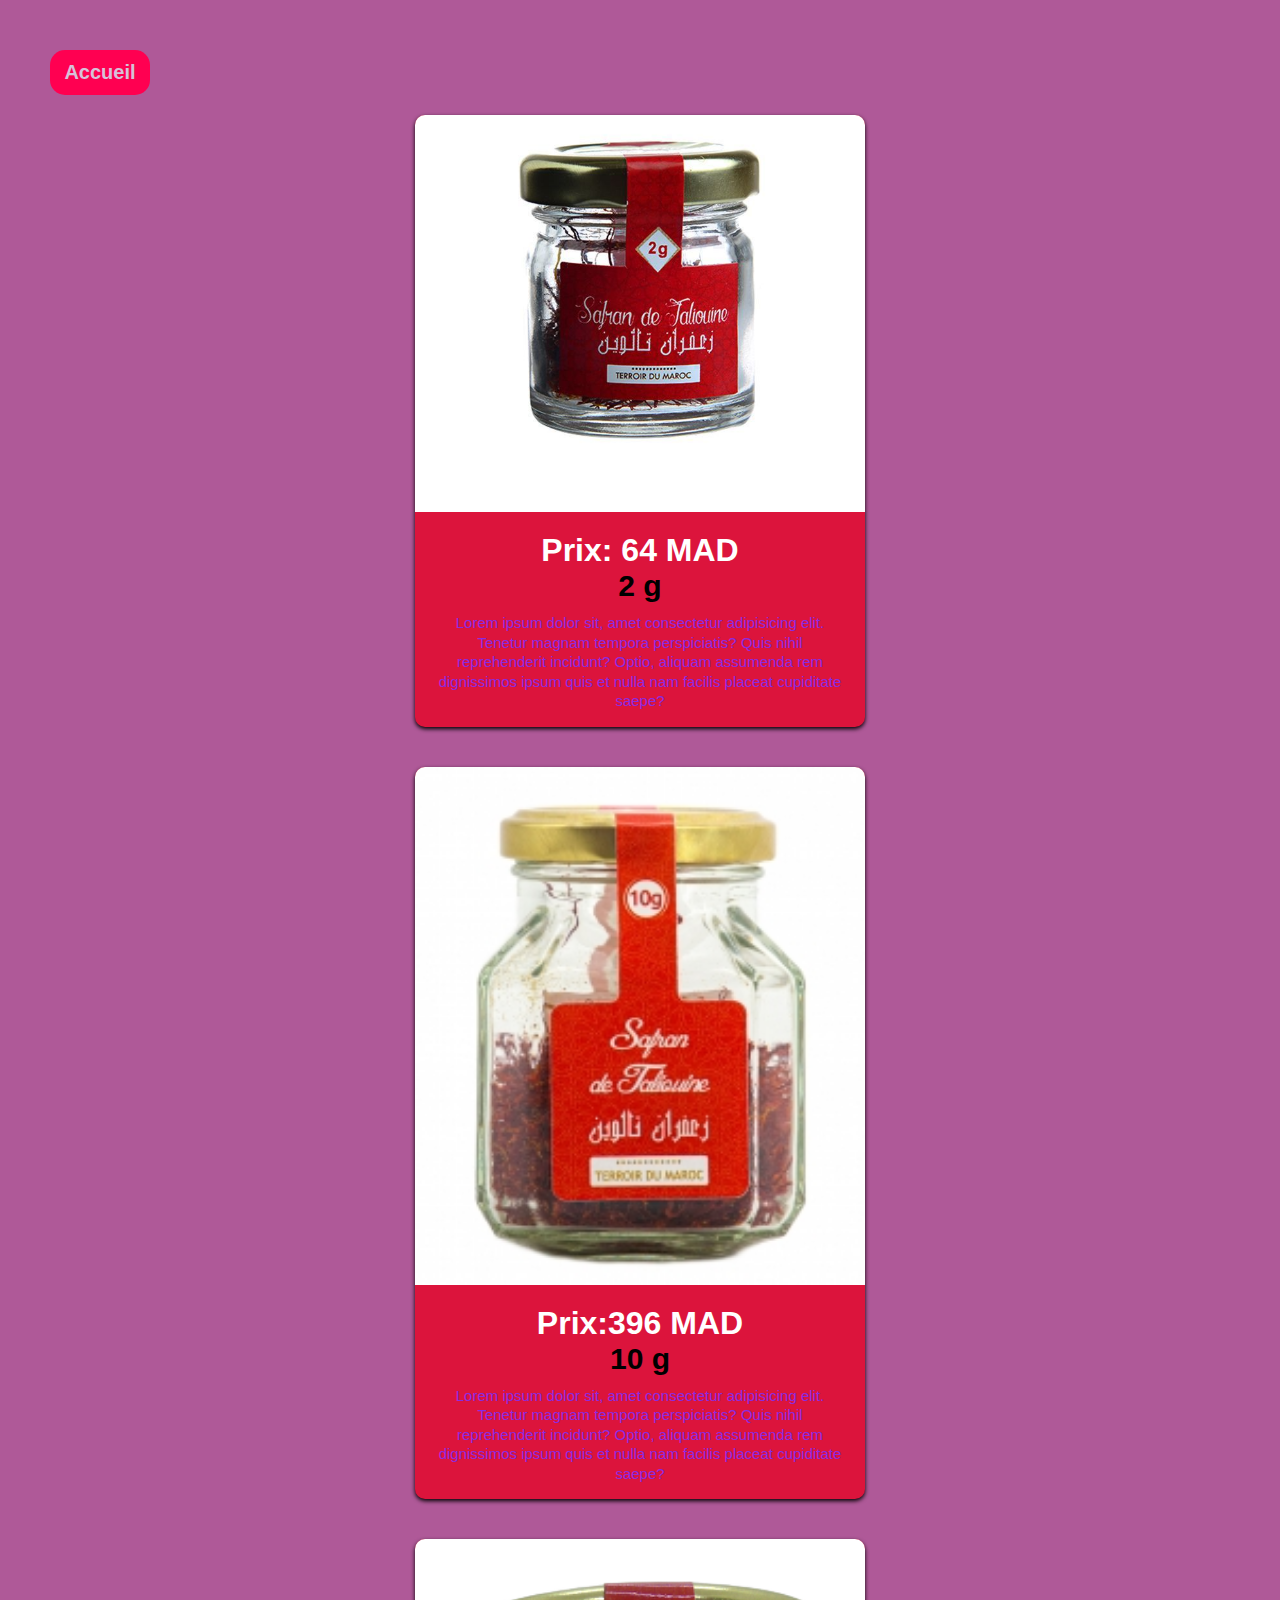
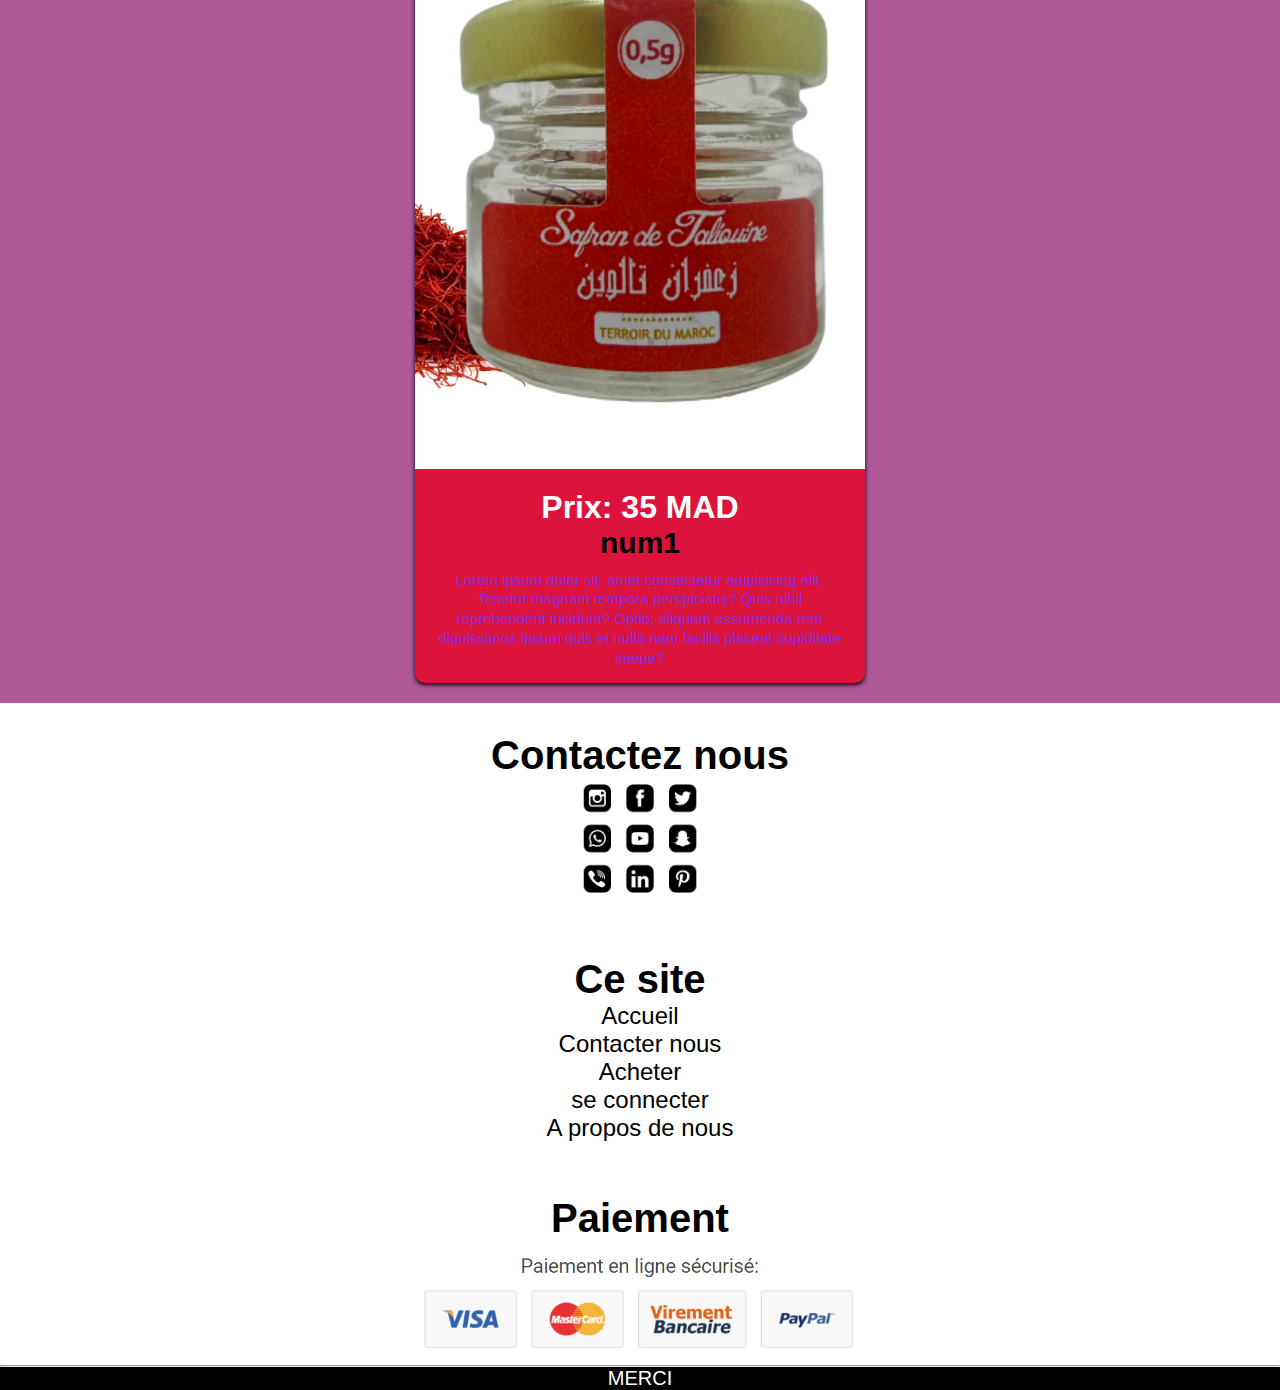
<file: prix.html>
<!DOCTYPE html>
<html lang="en">
<head>
    <meta charset="UTF-8">
    <meta name="viewport" content="width=device-width, initial-scale=1.0">
    <title>prix</title>
    <link rel="stylesheet" href="sitewebp.css">
</head>

    <header style="background-color:  rgb(175, 89, 152);">
        <button class="botona" onclick=" document.location='siteweb.html'"><b>Accueil</b></button>
    </header>
<body>   
     <div class="body1">
        <div class="card">
            <img src="r5hmvhfx.png">
            <div class="card-content">
                <h1>Prix: 64 MAD</h1>
                <h3>2 g</h3>
                <p>Lorem ipsum dolor sit, amet consectetur adipisicing elit. Tenetur magnam tempora perspiciatis? Quis nihil reprehenderit incidunt? Optio, aliquam assumenda rem dignissimos ipsum quis et nulla nam facilis placeat cupiditate saepe?</p>
            </div>

        </div>
        <div class="card">
            <img src="io15bkye.png">
            <div class="card-content">
                <h1>Prix:396 MAD</h1>
                <h3>10 g</h3>
                <p>Lorem ipsum dolor sit, amet consectetur adipisicing elit. Tenetur magnam tempora perspiciatis? Quis nihil reprehenderit incidunt? Optio, aliquam assumenda rem dignissimos ipsum quis et nulla nam facilis placeat cupiditate saepe?</p>
            </div>

        </div>
        <div class="card">
            <img src="a7aayha9.png">
            <div class="card-content">
                <h1>Prix: 35 MAD</h1>
                <h3>num1</h3>
                <p>Lorem ipsum dolor sit, amet consectetur adipisicing elit. Tenetur magnam tempora perspiciatis? Quis nihil reprehenderit incidunt? Optio, aliquam assumenda rem dignissimos ipsum quis et nulla nam facilis placeat cupiditate saepe?</p>
            </div>

        </div>
    </div>
    <footer>
        <div class="div2">
            <div class="divimg">
                <h3 style="font-size: 40px;">Contactez nous</h3>
                <img src="pngegg.png"width=10%>
            </div><br><br><br>
            <div>
                <ul class="liste5">
                    <h3 style="font-size: 40px;">Ce site</h3>
                    <a href="siteweb.html">Accueil</a>
                    <a href="#">Contacter nous</a>
                    <a href="#">Acheter</a>
                    <a href="login.html">se connecter</a>
                    <a href="#">A propos de nous</a>
                </ul>
            </div><br><br><br>
            <div class="divimg">
                    <h3 style="font-size: 40px;">Paiement</h3>
                    <img src="mode de paiement.png"height="120px">
            </div>
        </div>
        <hr>
       </footer>
       <footer class="ft" align="center">MERCI</footer>

</body>
</html>
</file>
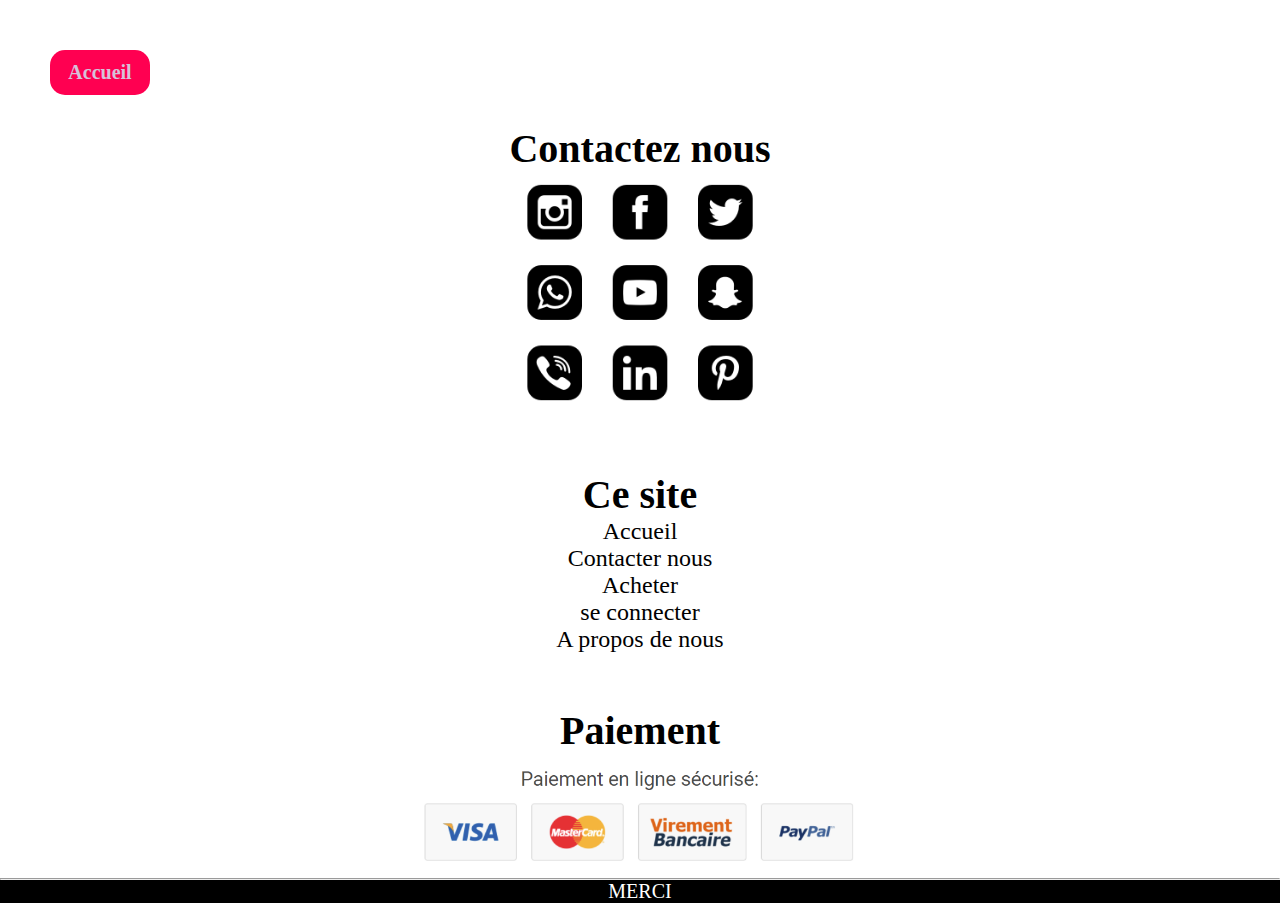
<file: proposnous.html>
<!DOCTYPE html>
<html lang="en">
<head>
    <meta charset="UTF-8">
    <meta name="viewport" content="width=device-width, initial-scale=1.0">
    <title>A propos de nous</title>
    <link rel="stylesheet" href="siteweb.css">
</head>
<header>
    <button class="botona" onclick=" document.location='siteweb.html'"><b>Accueil</b></button>
</header>
<body>
    <footer>
        <div class="div2">
            <div class="divimg">
                <h3 style="font-size: 40px;">Contactez nous</h3>
                <img src="pngegg.png"width=20%>
            </div><br><br><br>
            <div>
                <ul class="liste5">
                    <h3 style="font-size: 40px;">Ce site</h3>
                    <a href="siteweb.html">Accueil</a>
                    <a href="#">Contacter nous</a>
                    <a href="#">Acheter</a>
                    <a href="login.html">se connecter</a>
                    <a href="#">A propos de nous</a>
                </ul>
            </div><br><br><br>
            <div class="divimg">
                    <h3 style="font-size: 40px;">Paiement</h3>
                    <img src="mode de paiement.png"height="120px">
            </div>
        </div>
        <hr>
       </footer>
       <footer class="ft" align="center">MERCI</footer>

    
</body>
</html>
</file>
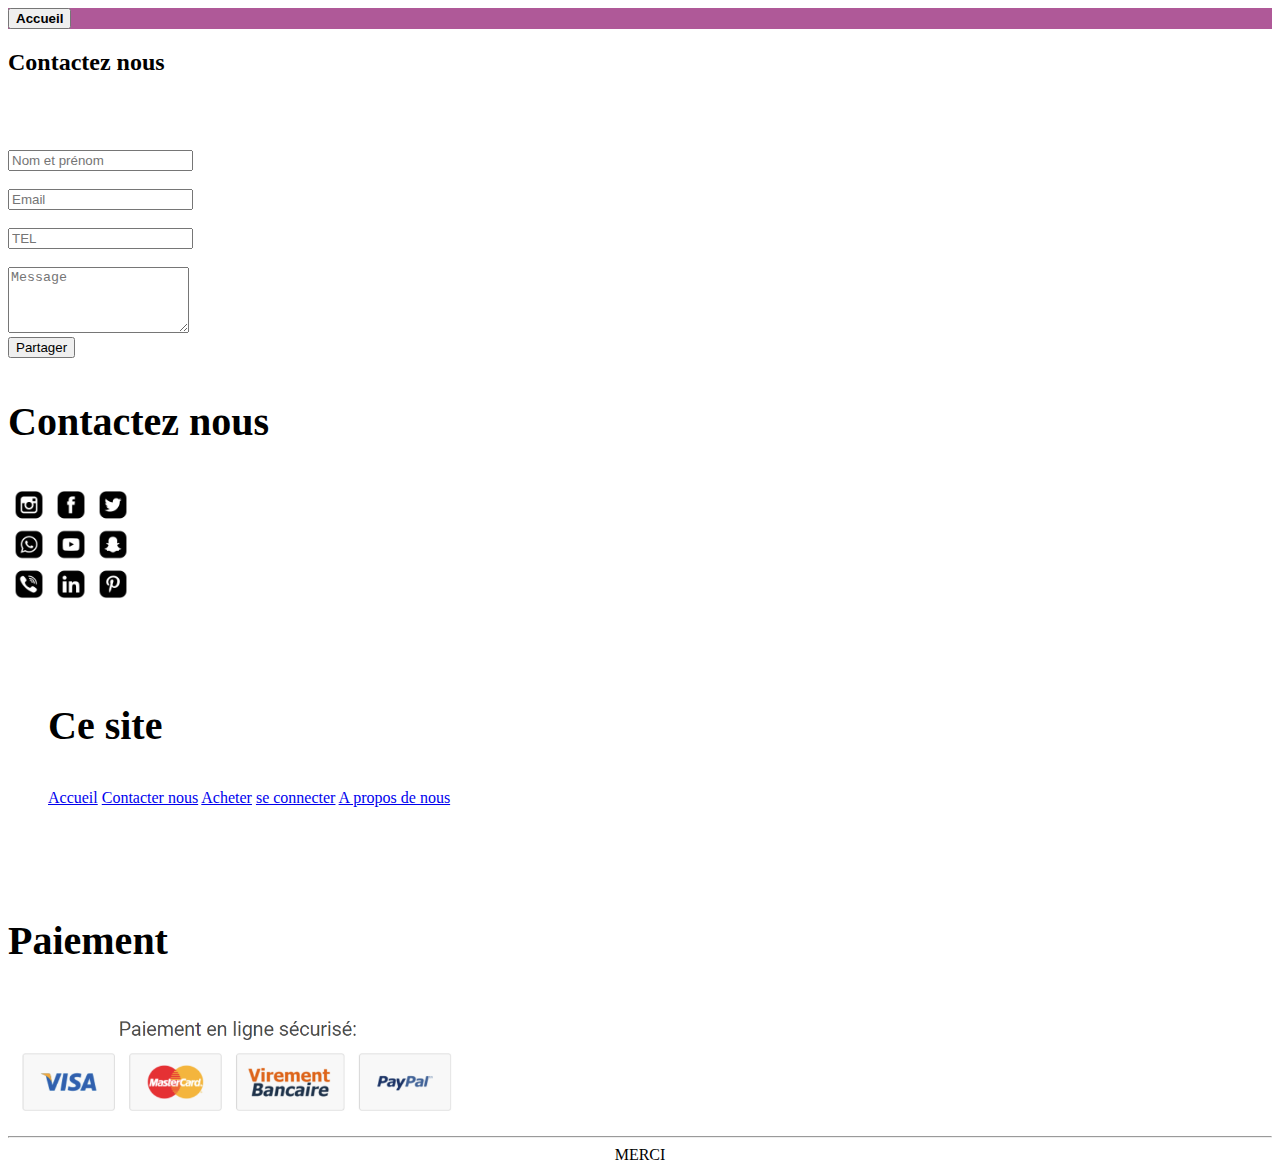
<file: site web/contacternous.html>
<!DOCTYPE html>
<html lang="en">
<head>
    <meta charset="UTF-8">
    <meta name="viewport" content="width=device-width, initial-scale=1.0">
    <title>contactez nous</title>
</head>
<body>
<header style="background-color:  rgb(175, 89, 152);">
    <button class="botona" onclick=" document.location='siteweb.html'"><b>Accueil</b></button>
   
</header>
<body >
    <section class="body1">
    <div class="login-box">
    <form >
        <h2>Contactez nous</h2>
            <div><br><br><br>

    
        
            <label for="name"></label>
            <input  class="divi"type="text" id="name" name="name"placeholder="Nom et prénom" required>
            </div><br>
            <div>
            <label for="email"></label>
            <input class="divi" type="email" id="email" name="email"placeholder="Email"required >
            </div><br>
            <div>
                <label for="tel"></label>
                <input class="divi" type="number" id="tel" name="tel" placeholder="TEL" required>
            </div><br>
            <label for="message"></label>
            <textarea style="height: 140%;" class="divi"type="message" name="message" rows="4" placeholder="Message"required></textarea><br>

           <button  align="center" class="divb" type="submit">Partager</button>
        </form>
    </div>
    </section>
    

        <footer>
            <div class="div2">
                <div class="divimg">
                    <h3 style="font-size: 40px;">Contactez nous</h3>
                    <img src="pngegg.png"width=10%>
                </div><br><br><br>
                <div>
                    <ul class="liste5">
                        <h3 style="font-size: 40px;">Ce site</h3>
                        <a href="siteweb.html">Accueil</a>
                        <a href="#">Contacter nous</a>
                        <a href="#">Acheter</a>
                        <a href="login.html">se connecter</a>
                        <a href="#">A propos de nous</a>
                    </ul>
                </div><br><br><br>
                <div class="divimg">
                        <h3 style="font-size: 40px;">Paiement</h3>
                        <img src="mode de paiement.png"height="120px">
                </div>
            </div>
            <hr>
           </footer>
           <footer class="ft" align="center">MERCI</footer>
    

</body>
</html>
</file>
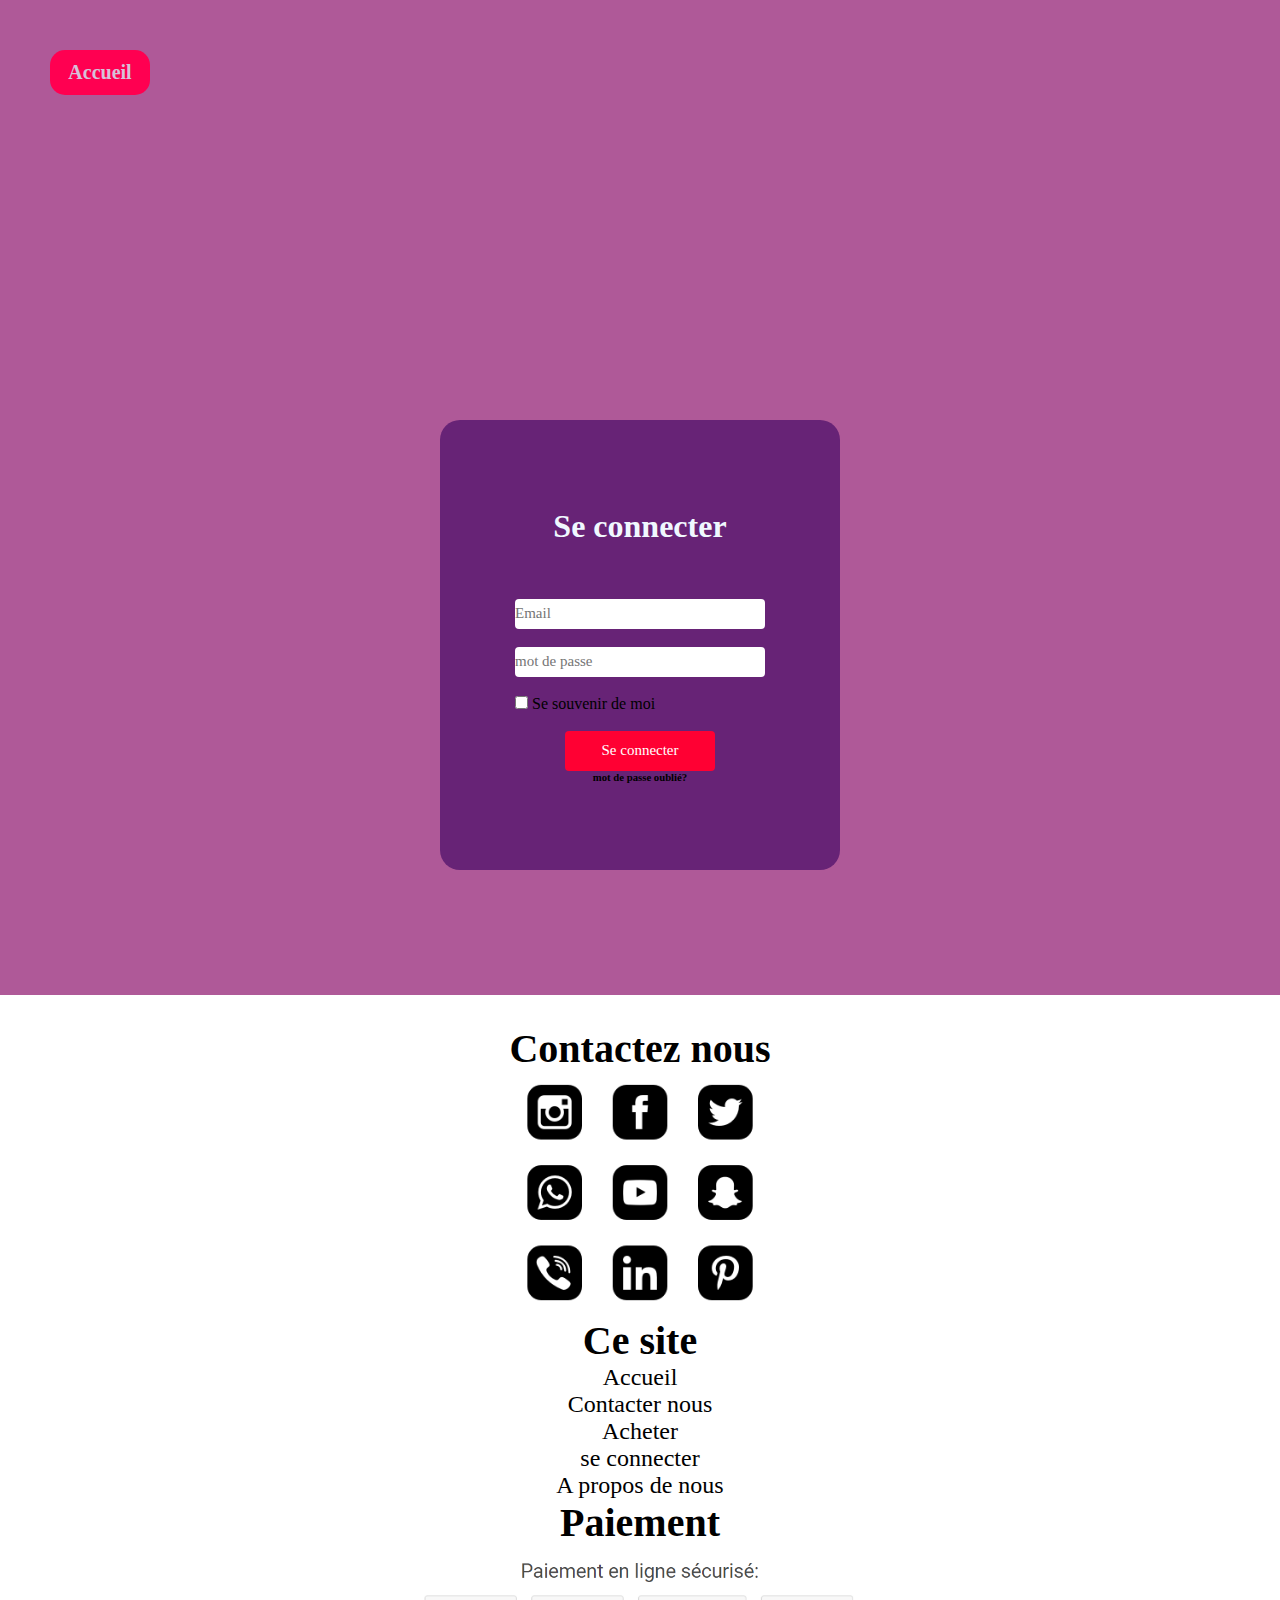
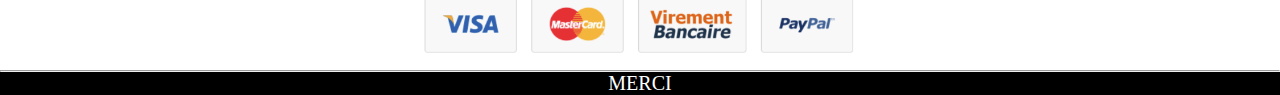
<file: site web/login.html>
<!DOCTYPE html>
<html lang="en">
<head>
    <meta charset="UTF-8">
    <meta name="viewport" content="width=device-width, initial-scale=1.0">
    <title>login</title>
    <link rel="stylesheet" href="siteweb.css">
</head>
<header style="background-color: rgb(175, 89, 152);">
    <button class="botona" onclick=" document.location='index.html'"><b>Accueil</b></button>
</header>

<body >
    <section class="body1">

    <div class="login-box">
        <form >
            <h2>Se connecter</h2><br><br><br>
                <div >
                    <label id="aa"></label>
                    <input class="divi"type="email" id="aa" placeholder="Email"required>

                </div><br>
                <div >
                    <label  for="bb"></label>
                    <input class="divi"type="password" id="bb" placeholder="mot de passe"required>
                </div><br>
                <input  type="checkbox" id="cc">
                <label for="cc">Se souvenir de moi</label><br><br>
                <button align="center"class="divb" type="submit">Se connecter</button>
                <h6 align="center">mot de passe oublié?</h6>
            </div>
            
        </form>
    </div>
    </section>
    <footer>
        <div class="div2">
            <div class="divimg">
                <h3 style="font-size: 40px;">Contactez nous</h3>
                <img src="pngegg.png"width=20%>
            </div>
            <div>
                <ul class="liste5">
                    <h3 style="font-size: 40px;">Ce site</h3>
                    <a href="siteweb.html">Accueil</a>
                    <a href="contacternous.html">Contacter nous</a>
                    <a href="#">Acheter</a>
                    <a href="login.html">se connecter</a>
                    <a href="proposnous.html">A propos de nous</a>
                </ul>
            </div>
            <div class="divimg">
                    <h3 style="font-size: 40px;">Paiement</h3>
                    <img src="mode de paiement.png"height="120px">
            </div>
        </div>
        <hr>
       </footer>
       <footer class="ft" align="center">MERCI</footer>
    </body>
</html>
</file>
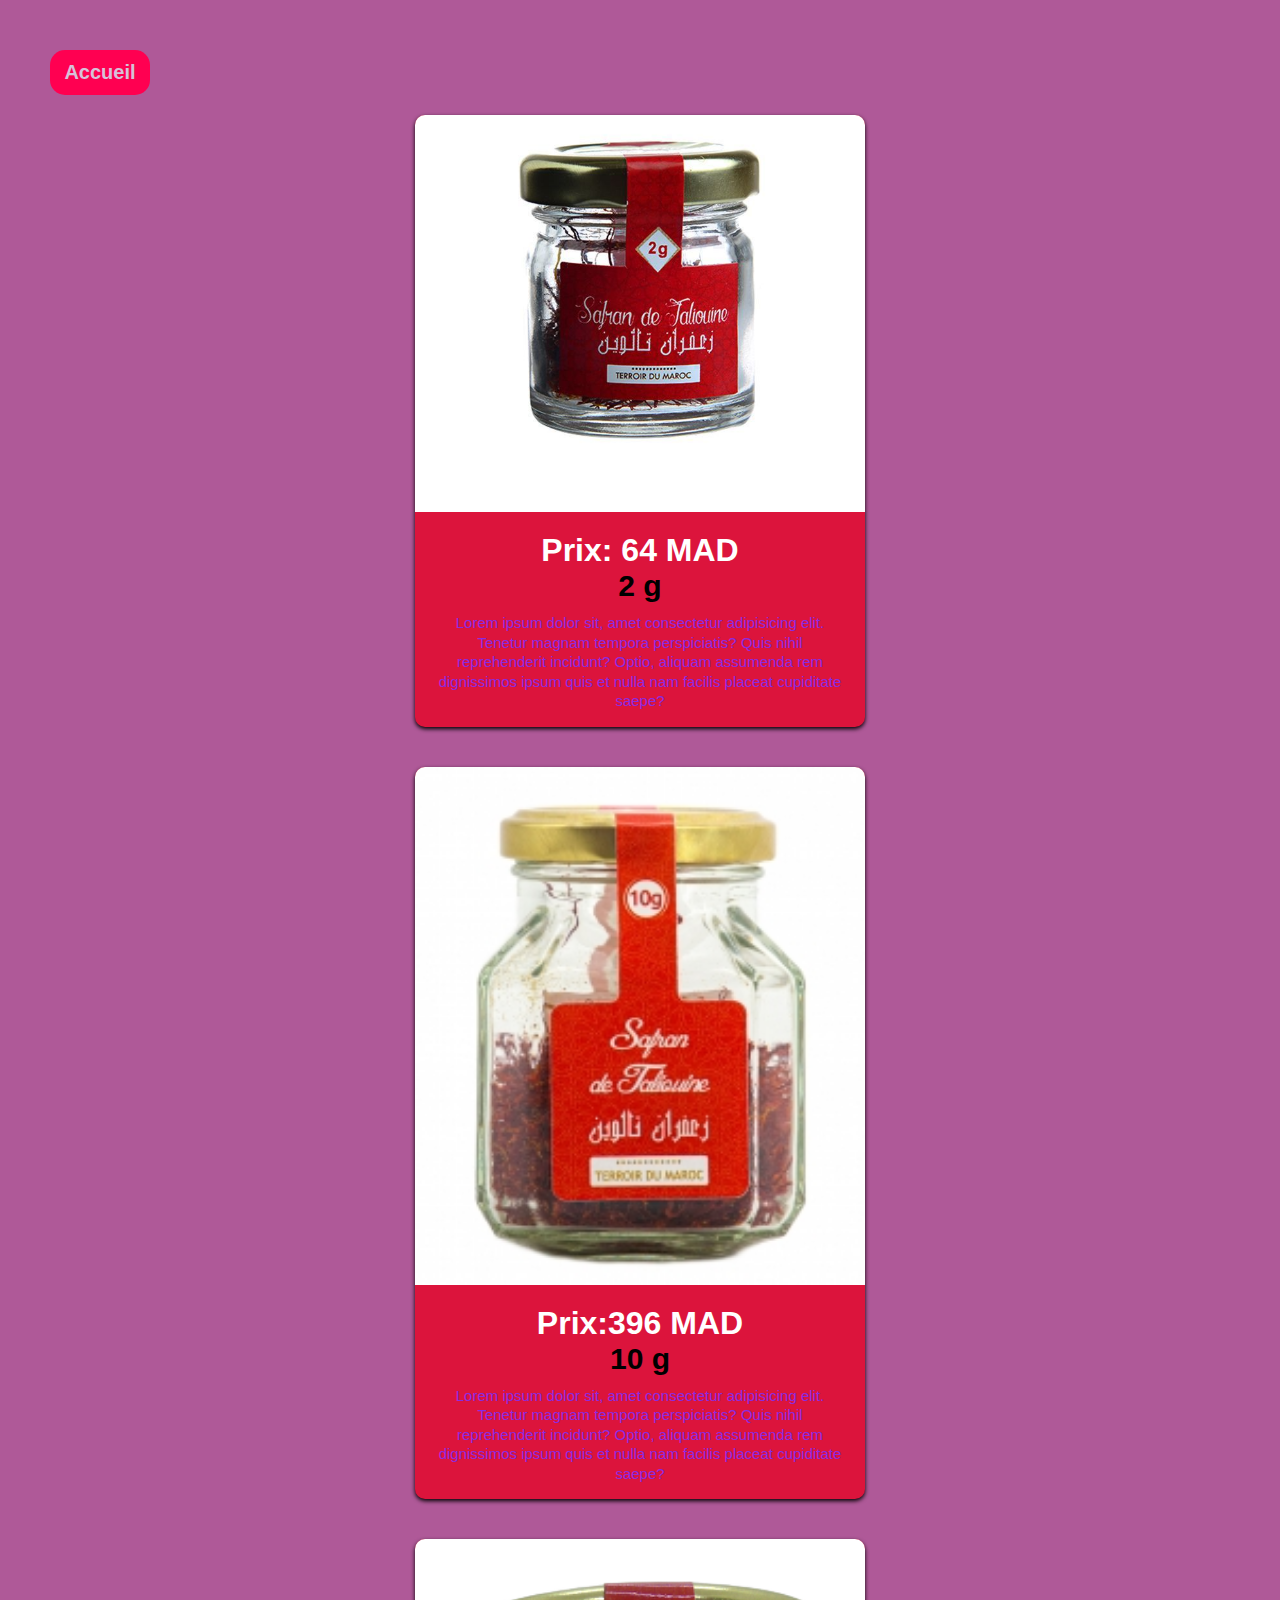
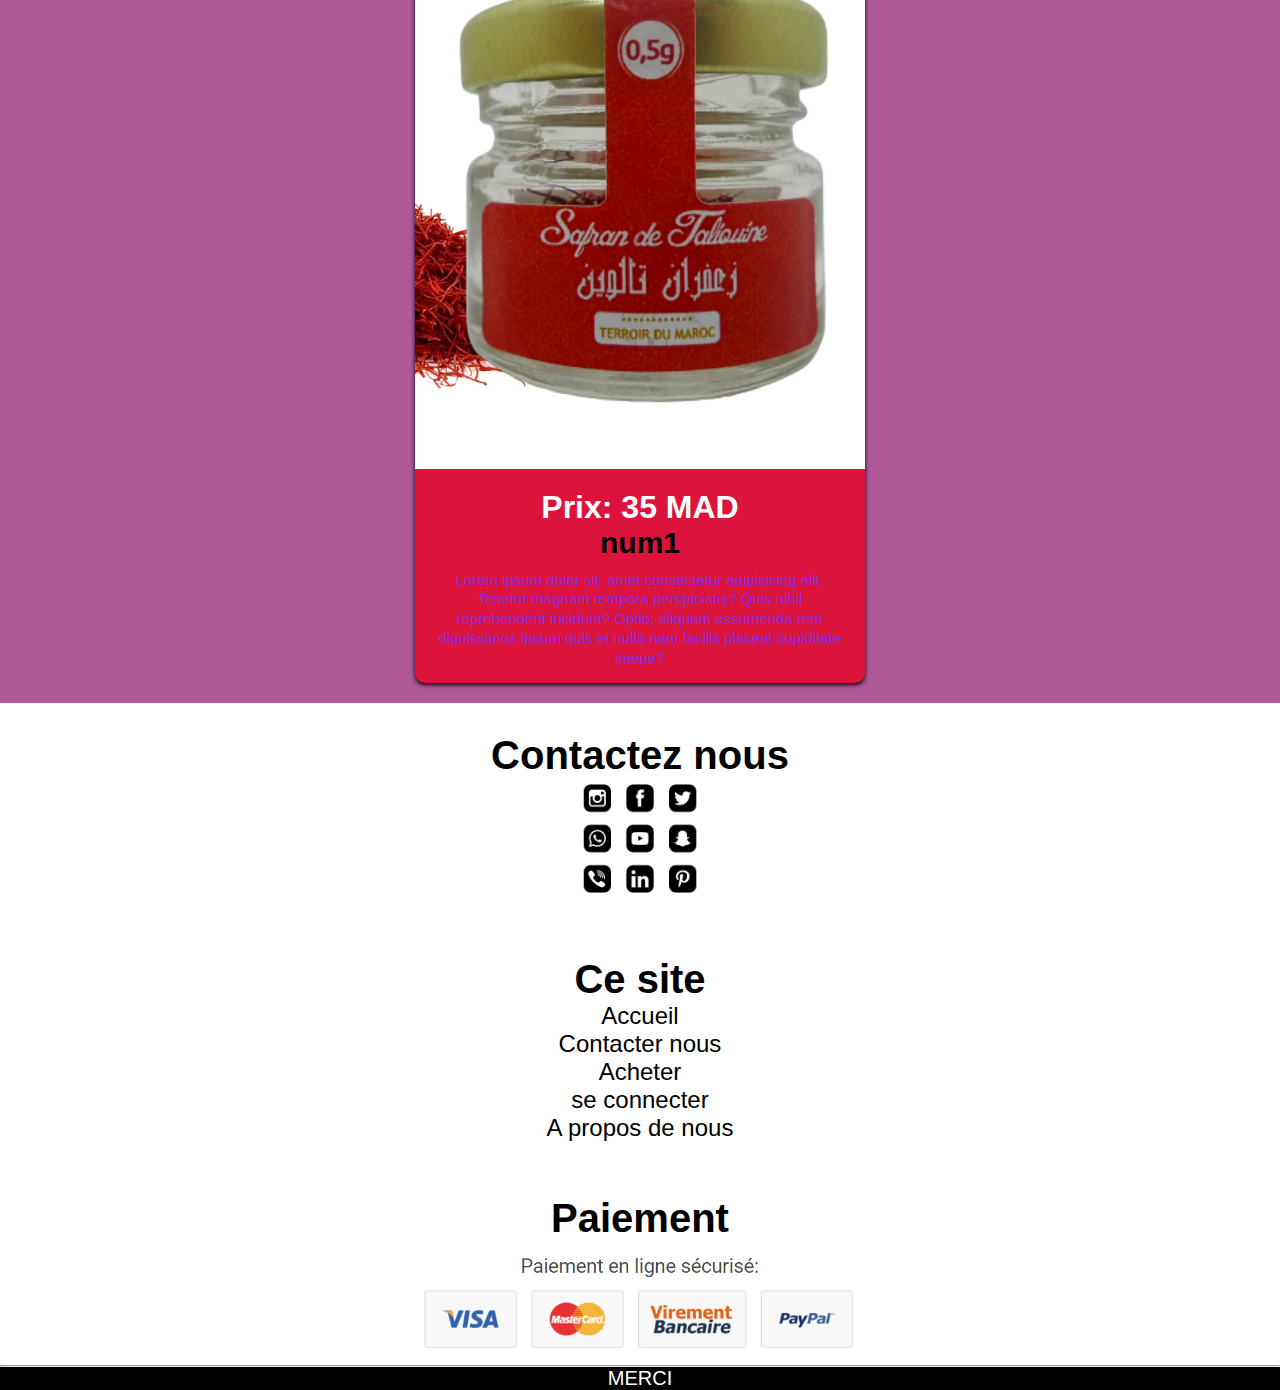
<file: site web/prix.html>
<!DOCTYPE html>
<html lang="en">
<head>
    <meta charset="UTF-8">
    <meta name="viewport" content="width=device-width, initial-scale=1.0">
    <title>prix</title>
    <link rel="stylesheet" href="sitewebp.css">
</head>

    <header style="background-color:  rgb(175, 89, 152);">
        <button class="botona" onclick=" document.location='siteweb.html'"><b>Accueil</b></button>
    </header>
<body>   
     <div class="body1">
        <div class="card">
            <img src="r5hmvhfx.png">
            <div class="card-content">
                <h1>Prix: 64 MAD</h1>
                <h3>2 g</h3>
                <p>Lorem ipsum dolor sit, amet consectetur adipisicing elit. Tenetur magnam tempora perspiciatis? Quis nihil reprehenderit incidunt? Optio, aliquam assumenda rem dignissimos ipsum quis et nulla nam facilis placeat cupiditate saepe?</p>
            </div>

        </div>
        <div class="card">
            <img src="io15bkye.png">
            <div class="card-content">
                <h1>Prix:396 MAD</h1>
                <h3>10 g</h3>
                <p>Lorem ipsum dolor sit, amet consectetur adipisicing elit. Tenetur magnam tempora perspiciatis? Quis nihil reprehenderit incidunt? Optio, aliquam assumenda rem dignissimos ipsum quis et nulla nam facilis placeat cupiditate saepe?</p>
            </div>

        </div>
        <div class="card">
            <img src="a7aayha9.png">
            <div class="card-content">
                <h1>Prix: 35 MAD</h1>
                <h3>num1</h3>
                <p>Lorem ipsum dolor sit, amet consectetur adipisicing elit. Tenetur magnam tempora perspiciatis? Quis nihil reprehenderit incidunt? Optio, aliquam assumenda rem dignissimos ipsum quis et nulla nam facilis placeat cupiditate saepe?</p>
            </div>

        </div>
    </div>
    <footer>
        <div class="div2">
            <div class="divimg">
                <h3 style="font-size: 40px;">Contactez nous</h3>
                <img src="pngegg.png"width=10%>
            </div><br><br><br>
            <div>
                <ul class="liste5">
                    <h3 style="font-size: 40px;">Ce site</h3>
                    <a href="siteweb.html">Accueil</a>
                    <a href="#">Contacter nous</a>
                    <a href="#">Acheter</a>
                    <a href="login.html">se connecter</a>
                    <a href="#">A propos de nous</a>
                </ul>
            </div><br><br><br>
            <div class="divimg">
                    <h3 style="font-size: 40px;">Paiement</h3>
                    <img src="mode de paiement.png"height="120px">
            </div>
        </div>
        <hr>
       </footer>
       <footer class="ft" align="center">MERCI</footer>

</body>
</html>
</file>
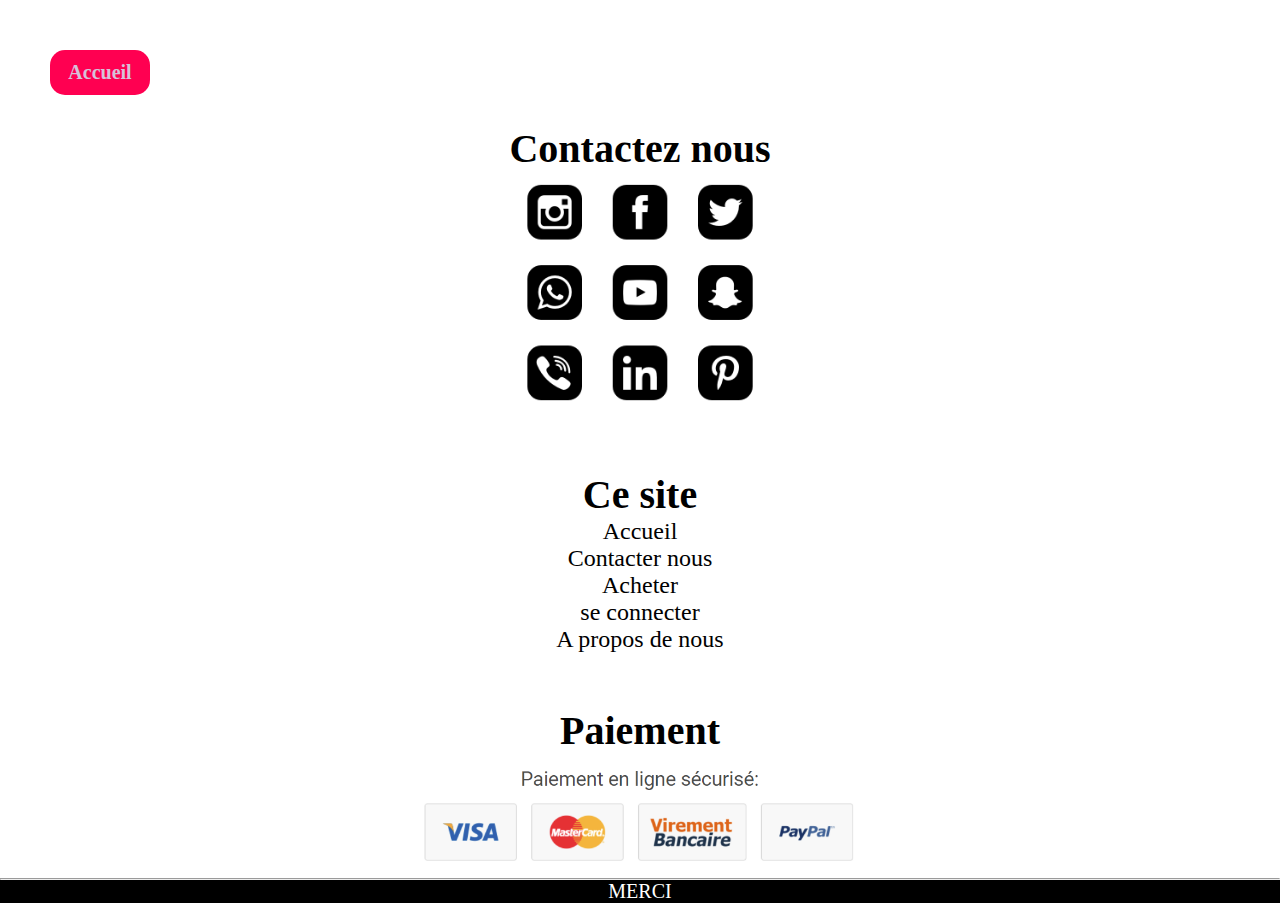
<file: site web/proposnous.html>
<!DOCTYPE html>
<html lang="en">
<head>
    <meta charset="UTF-8">
    <meta name="viewport" content="width=device-width, initial-scale=1.0">
    <title>A propos de nous</title>
    <link rel="stylesheet" href="siteweb.css">
</head>
<header>
    <button class="botona" onclick=" document.location='siteweb.html'"><b>Accueil</b></button>
</header>
<body>
    <footer>
        <div class="div2">
            <div class="divimg">
                <h3 style="font-size: 40px;">Contactez nous</h3>
                <img src="pngegg.png"width=20%>
            </div><br><br><br>
            <div>
                <ul class="liste5">
                    <h3 style="font-size: 40px;">Ce site</h3>
                    <a href="siteweb.html">Accueil</a>
                    <a href="#">Contacter nous</a>
                    <a href="#">Acheter</a>
                    <a href="login.html">se connecter</a>
                    <a href="#">A propos de nous</a>
                </ul>
            </div><br><br><br>
            <div class="divimg">
                    <h3 style="font-size: 40px;">Paiement</h3>
                    <img src="mode de paiement.png"height="120px">
            </div>
        </div>
        <hr>
       </footer>
       <footer class="ft" align="center">MERCI</footer>

    
</body>
</html>
</file>
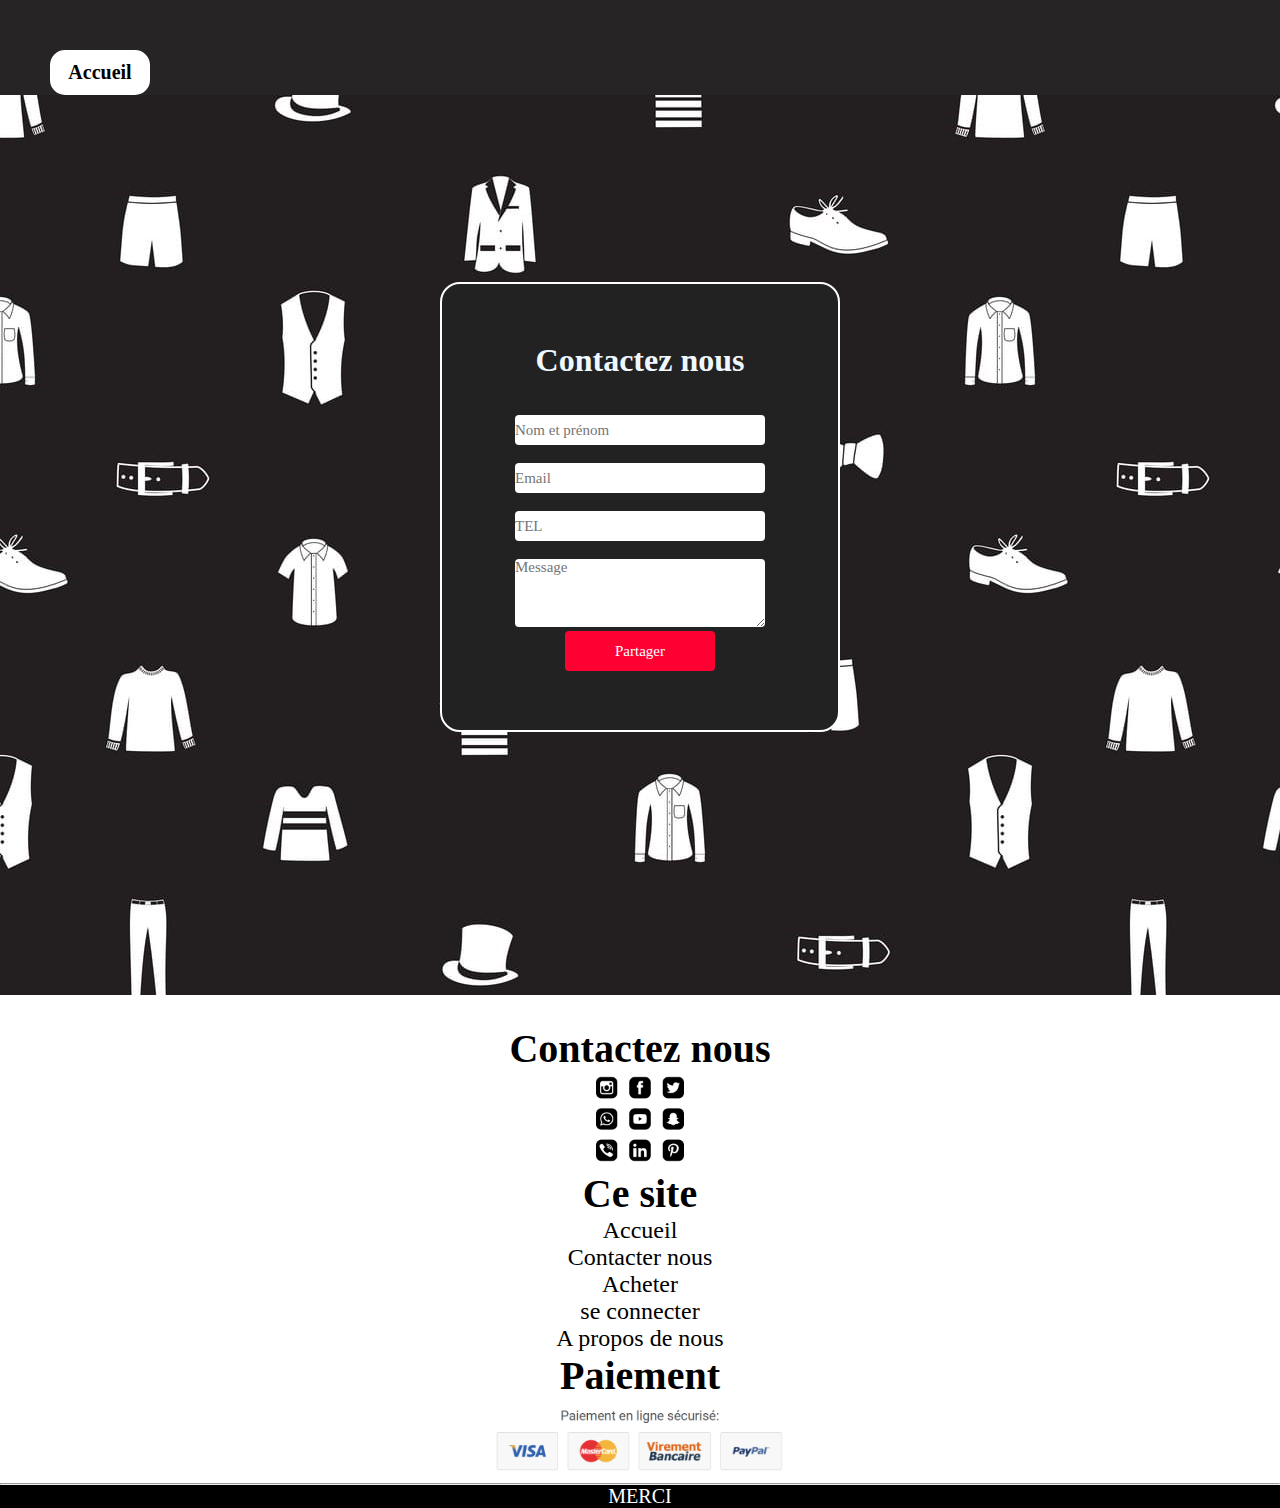
<file: site web/vetement/site web/contacternous.html>
<!DOCTYPE html>
<html lang="en">
<head>
    <meta charset="UTF-8">
    <meta name="viewport" content="width=device-width, initial-scale=1.0">
    <title>contactez nous</title>
    <link rel="stylesheet" href="siteweb.css">
</head>
<body>
<header style="background:  rgb(39, 36, 38);">
    <button class="botona" onclick=" document.location='index.html'"><b>Accueil</b></button>
   
</header>
<body >
    <section class="body1">
    <div class="login-box">
    <form >
        <h2>Contactez nous</h2>
            <div><br><br>
            <label for="name"></label>
            <input  class="divi"type="text" id="name" name="name"placeholder="Nom et prénom" required>
            </div><br>
            <div>
            <label for="email"></label>
            <input class="divi" type="email" id="email" name="email"placeholder="Email"required >
            </div><br>
            <div>
                <label for="tel"></label>
                <input class="divi" type="number" id="tel" name="tel" placeholder="TEL" required>
            </div><br>
            <label for="message"></label>
            <textarea style="height: 140%;" class="divi"type="message" name="message" rows="4" placeholder="Message"required></textarea><br>

           <button  align="center" class="divb" type="submit">Partager</button>
        </form>
    </div>
    </section>
    <footer>
        <div class="div2">
            <div class="divimg">
                <h3 style="font-size: 40px;">Contactez nous</h3>
                <img src="pngegg.png"width=100px;>
            </div>
            <div>
                <ul class="liste5">
                    <h3 style="font-size: 40px;">Ce site</h3>
                    <a href="index.html">Accueil</a>
                    <a href="contacternous.html">Contacter nous</a>
                    <a href="prix.html">Acheter</a>
                    <a href="login.html">se connecter</a>
                    <a href="proposnous.html">A propos de nous</a>
                </ul>
            </div>
            <div class="divimg">
                    <h3 style="font-size: 40px;">Paiement</h3>
                    <img src="mode de paiement.png"height="80px">
            </div>
        </div>
        <hr>
       </footer>
       <footer class="ft" align="center">MERCI</footer>
    

</body>
</html>
</file>
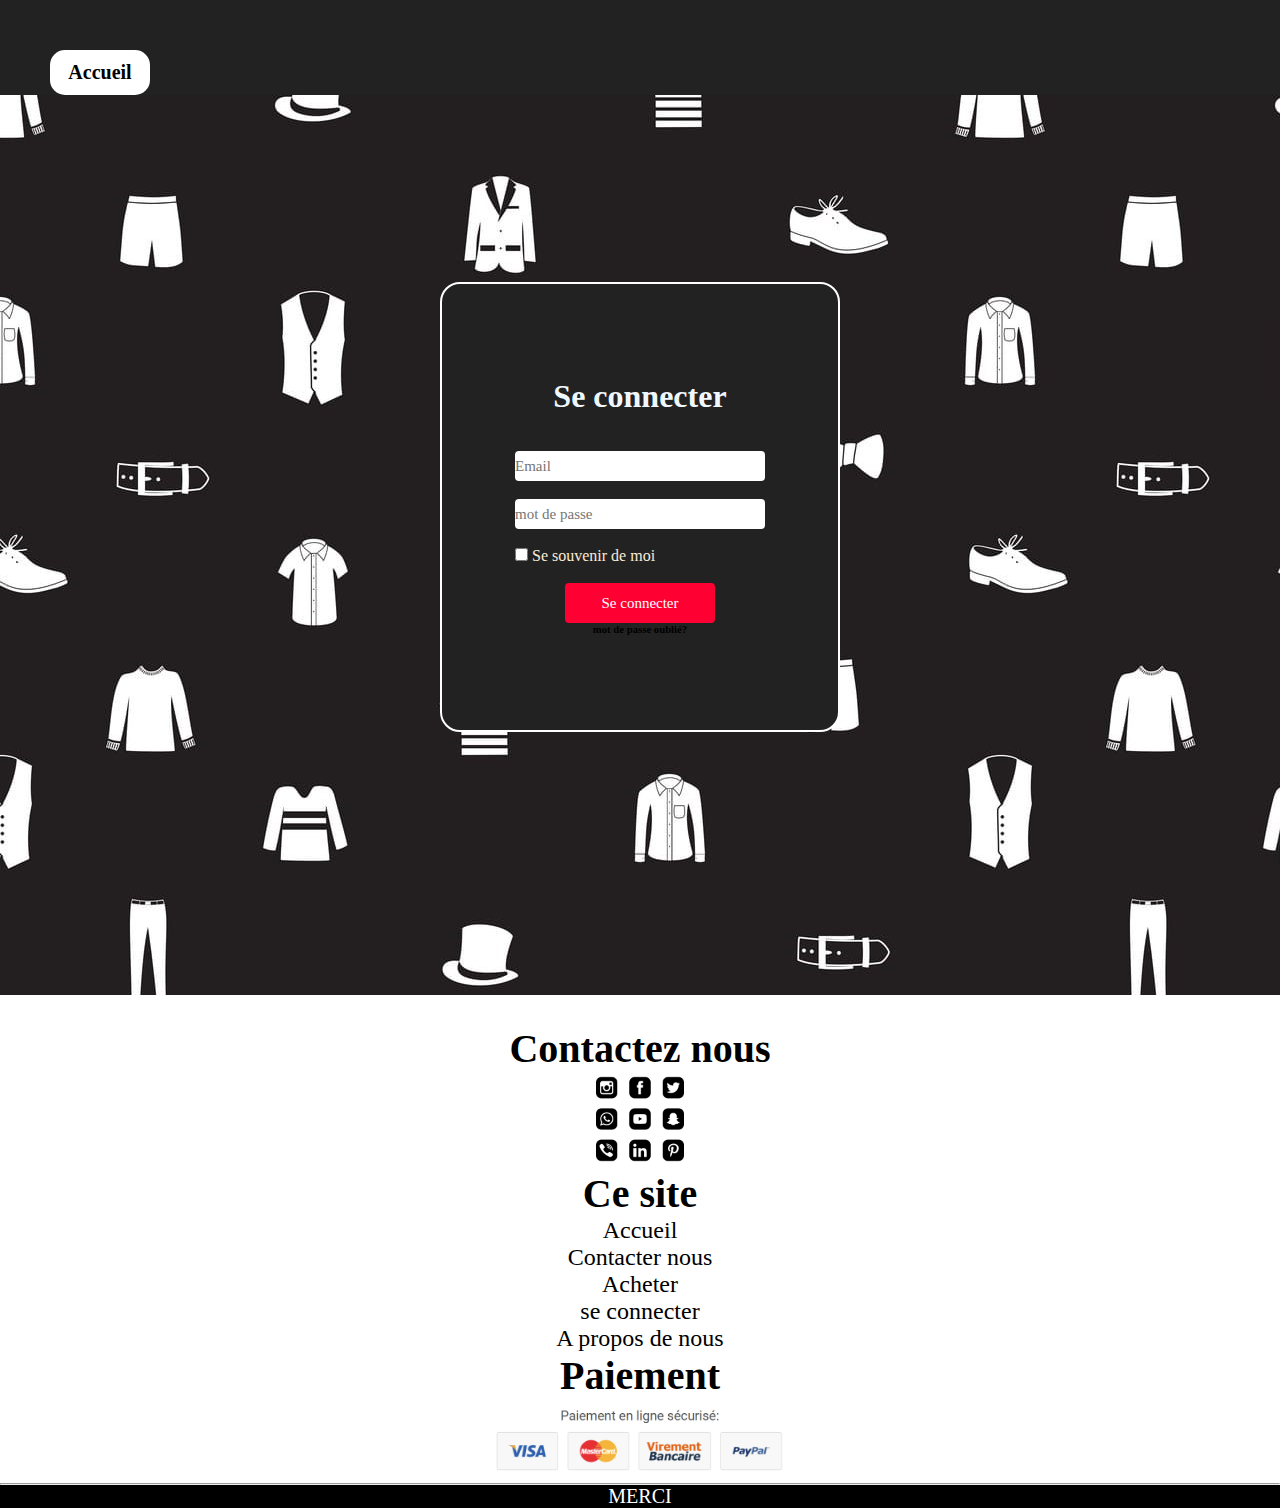
<file: site web/vetement/site web/login.html>
<!DOCTYPE html>
<html lang="en">
<head>
    <meta charset="UTF-8">
    <meta name="viewport" content="width=device-width, initial-scale=1.0">
    <title>login</title>
    <link rel="stylesheet" href="siteweb.css">
</head>
<header style="background-color: #232222;">
    <button class="botona" onclick=" document.location='index.html'"><b>Accueil</b></button>
</header>

<body >
    <section class="body1">

    <div class="login-box">
        <form >
                <h2>Se connecter</h2><br><br>
                <div >
                    <label id="aa"></label>
                    <input class="divi"type="email" id="aa" placeholder="Email"required>

                </div><br>
                <div >
                    <label  for="bb"></label>
                    <input class="divi"type="password" id="bb" placeholder="mot de passe"required>
                </div><br>
                <input  type="checkbox" id="cc">
                <label for="cc" style="color: antiquewhite;" >Se souvenir de moi</label><br><br>
                <button align="center"class="divb" type="submit">Se connecter</button>
                <h6 align="center" >mot de passe oublié?</h6>
            
            
        </form>
    </div>
    </section>
    <footer>
        <div class="div2">
            <div class="divimg">
                <h3 style="font-size: 40px;">Contactez nous</h3>
                <img src="pngegg.png"width=100px>
            </div>
            <div>
                <ul class="liste5">
                    <h3 style="font-size: 40px;">Ce site</h3>
                    <a href="index.html">Accueil</a>
                    <a href="contacternous.html">Contacter nous</a>
                    <a href="prix.html">Acheter</a>
                    <a href="login.html">se connecter</a>
                    <a href="proposnous.html">A propos de nous</a>
                </ul>
            </div>
            <div class="divimg">
                    <h3 style="font-size: 40px;">Paiement</h3>
                    <img src="mode de paiement.png"height="80px">
            </div>
        </div>
        <hr>
       </footer>
       <footer class="ft" align="center">MERCI</footer>
    </body>
</html>
</file>
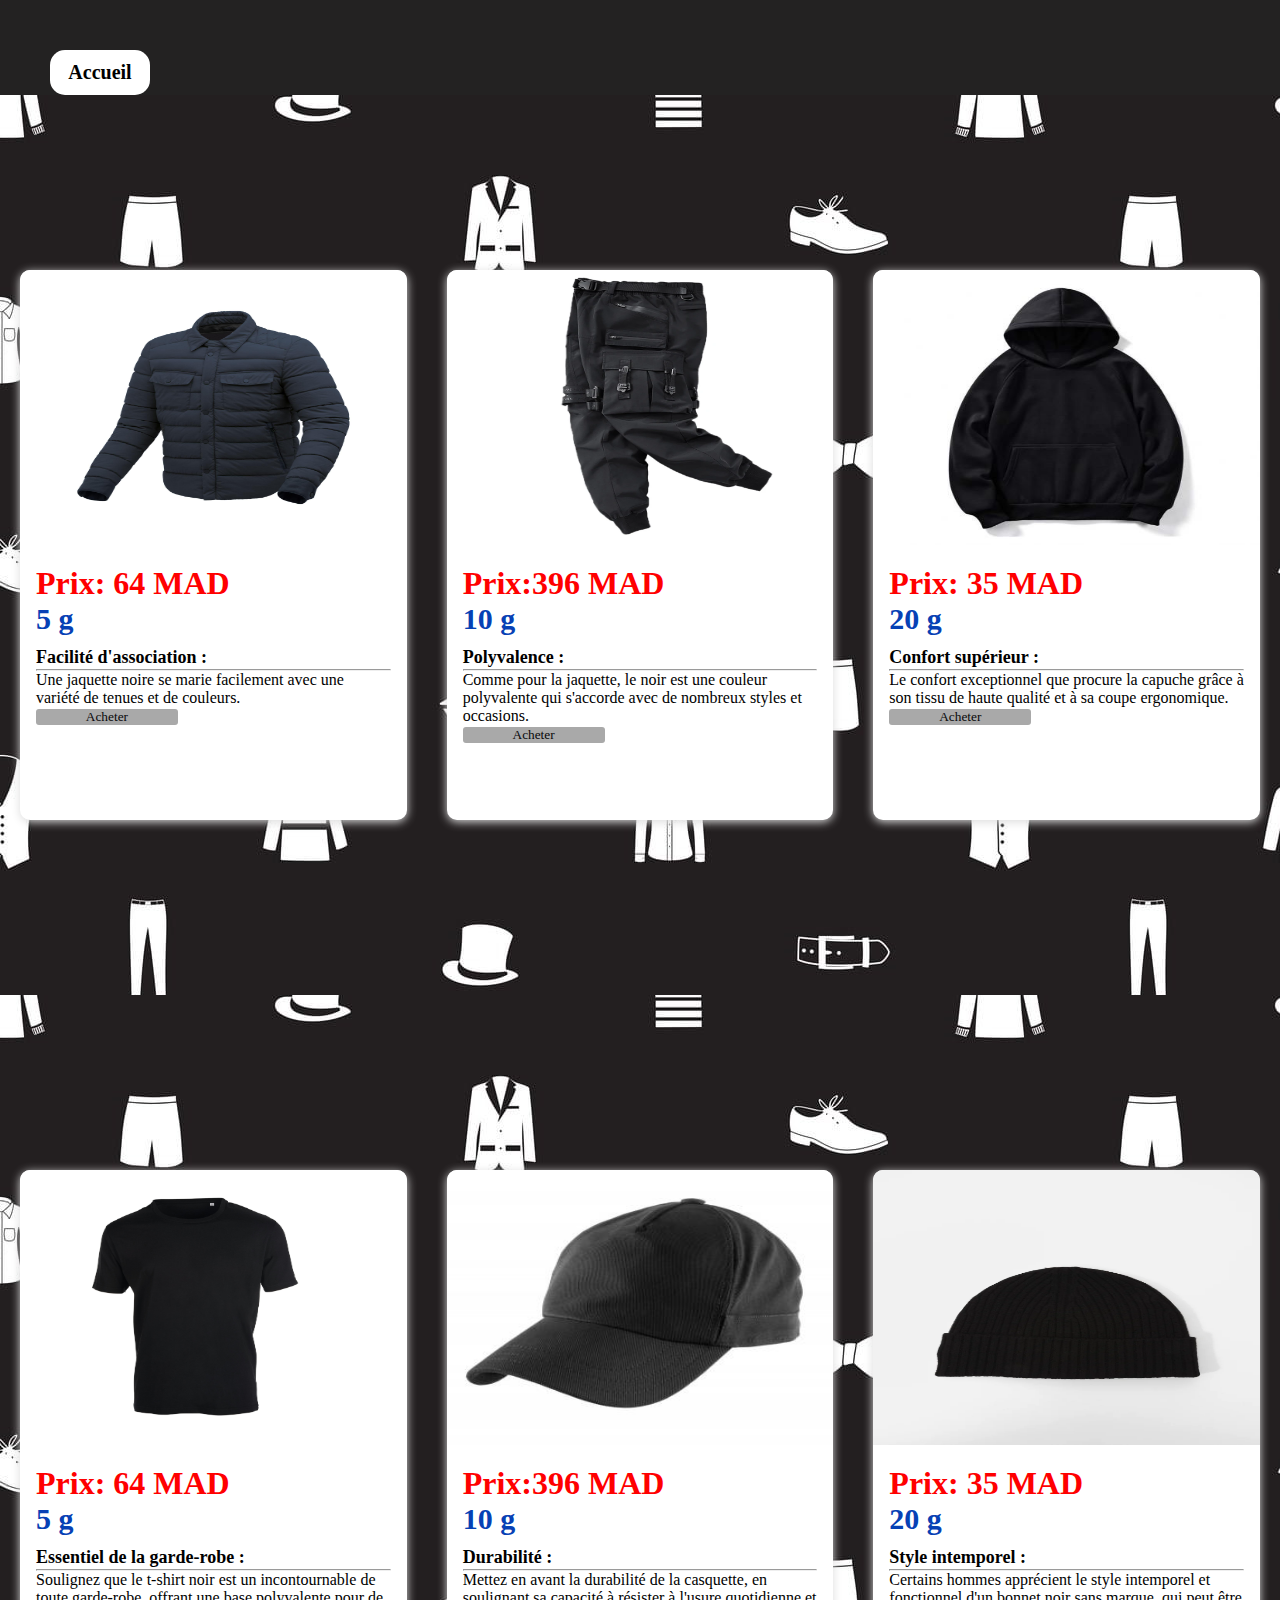
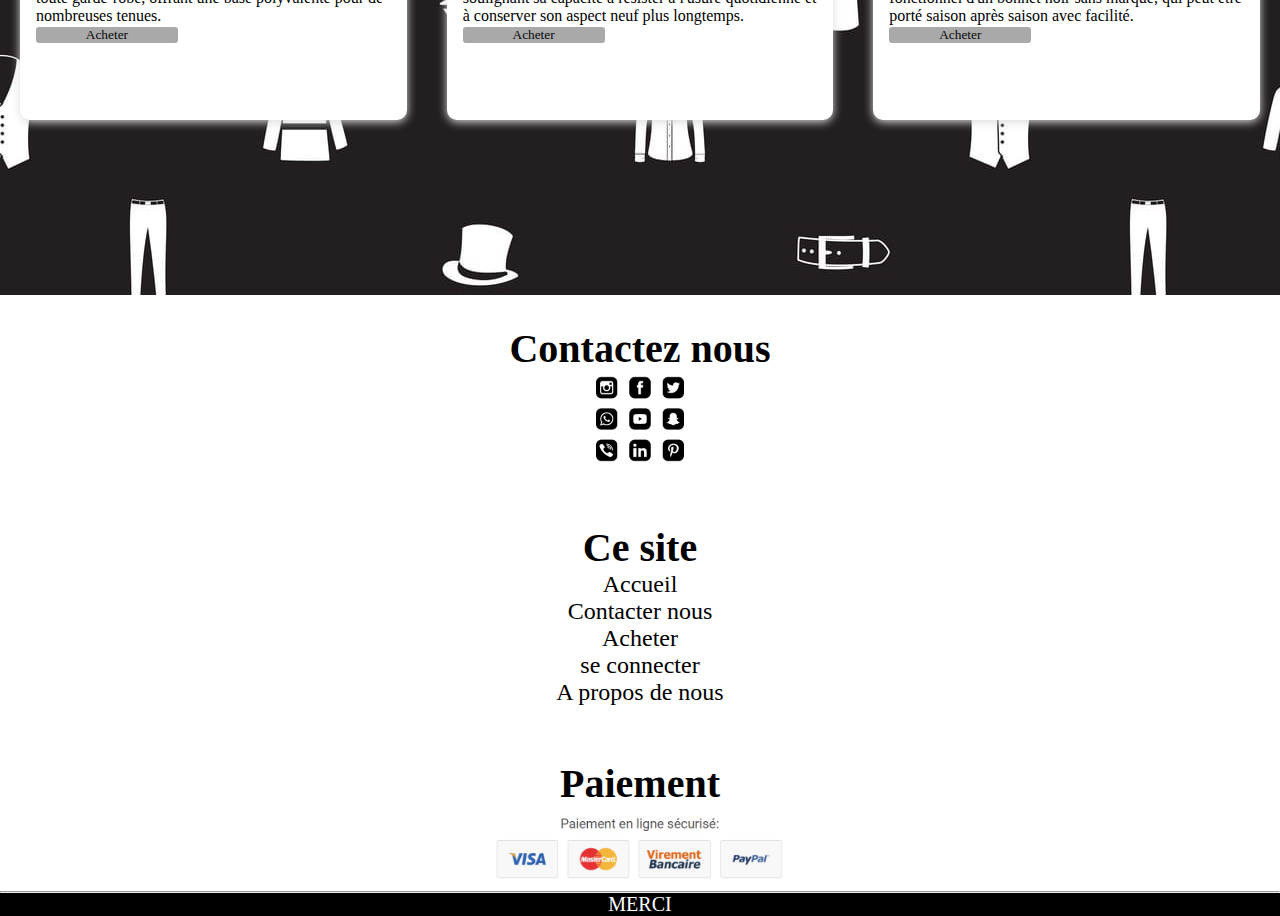
<file: site web/vetement/site web/prix.html>
<!DOCTYPE html>
<html lang="en">
<head>
    <meta charset="UTF-8">
    <meta name="viewport" content="width=device-width, initial-scale=1.0">
    <title>prix</title>
    <link rel="stylesheet" href="siteweb.css">
</head>

    <header style="background-color:  #232222;">
        <button class="botona" onclick=" document.location='index.html'"><b>Accueil</b></button>
    </header>
<body>   
     <div class="body1">
        <div class="card">
            <img src="112309_L.jpg">
            <div class="card-content">
                <h1>Prix: 64 MAD</h1>
                <h3>5 g</h3>
                <p>
                  <b>  Facilité d'association :</b><br><hr> Une jaquette noire se marie facilement avec une variété de tenues et de couleurs.</p>
                  <button class="btn-ac">Acheter</button>
            </div>

        </div>
        <div class="card">
            <img src="Pantalon-Cargo-Noir-pour-Homme-Jogging-Streetwear-Hip-Hop-Harajuku-Techwear-FjLong-Fermeture-clair.webp">
            <div class="card-content">
                <h1>Prix:396 MAD</h1>
                <h3>10 g</h3>
                <p><b>Polyvalence : </b><br><hr>Comme pour la jaquette, le noir est une couleur polyvalente qui s'accorde avec de nombreux styles et occasions.</p>
                <button class="btn-ac">Acheter</button>
            </div>

        </div>
        <div class="card">
            <img src="2.jpg">
            <div class="card-content">
                <h1>Prix: 35 MAD</h1>
                <h3>20 g</h3>
                <p><b>Confort supérieur :</b><br> <hr>Le confort exceptionnel que procure la capuche grâce à son tissu de haute qualité et à sa coupe ergonomique.</p>
                <button class="btn-ac">Acheter</button>
                
            </div>
        </div>
    </div>
    <div class="body1">
        <div class="card">
            <img src="280563_original.jpg">
            <div class="card-content">
                <h1>Prix: 64 MAD</h1>
                <h3>5 g</h3>
                <p><b>Essentiel de la garde-robe : </b><hr>Soulignez que le t-shirt noir est un incontournable de toute garde-robe, offrant une base polyvalente pour de nombreuses tenues.</p>
                <button class="btn-ac">Acheter</button>
            </div>

        </div>
        <div class="card">
            <img src="casquette-personnalisee-a-broder-79771.jpg">
            <div class="card-content">
                <h1>Prix:396 MAD</h1>
                <h3>10 g</h3>
                <p><b>Durabilité :</b><hr> Mettez en avant la durabilité de la casquette, en soulignant sa capacité à résister à l'usure quotidienne et à conserver son aspect neuf plus longtemps.</p>

                <button class="btn-ac">Acheter</button>
            </div>

        </div>
        <div class="card">
            <img class="img-card" src="fc469e422fcf437980204cec93caf737.webp">
            <div class="card-content">
                <h1>Prix: 35 MAD</h1>
                <h3>20 g</h3>
                <p><b>Style intemporel :</b><hr> Certains hommes apprécient le style intemporel et fonctionnel d'un bonnet noir sans marque, qui peut être porté saison après saison avec facilité.</p>
                <button class="btn-ac">Acheter</button>
            </div>

        </div>
        
        <br><br><br><br>
    </div>
    <footer>
        <div class="div2">
            <div class="divimg">
                <h3 style="font-size: 40px;">Contactez nous</h3>
                <img src="pngegg.png"width=100px>
            </div><br><br><br>
            <div>
                <ul class="liste5">
                    <h3 style="font-size: 40px;">Ce site</h3>
                    <a href="index.html">Accueil</a>
                    <a href="contacternous.html">Contacter nous</a>
                    <a href="prix.html">Acheter</a>
                    <a href="login.html">se connecter</a>
                    <a href="proposnous.html">A propos de nous</a>
                </ul>
            </div><br><br><br>
            <div class="divimg">
                    <h3 style="font-size: 40px;">Paiement</h3>
                    <img src="mode de paiement.png" style="height: 80px;">
            </div>
        </div>
        <hr>
       </footer>
       <footer class="ft" align="center">MERCI</footer>

</body>
</html>
</file>
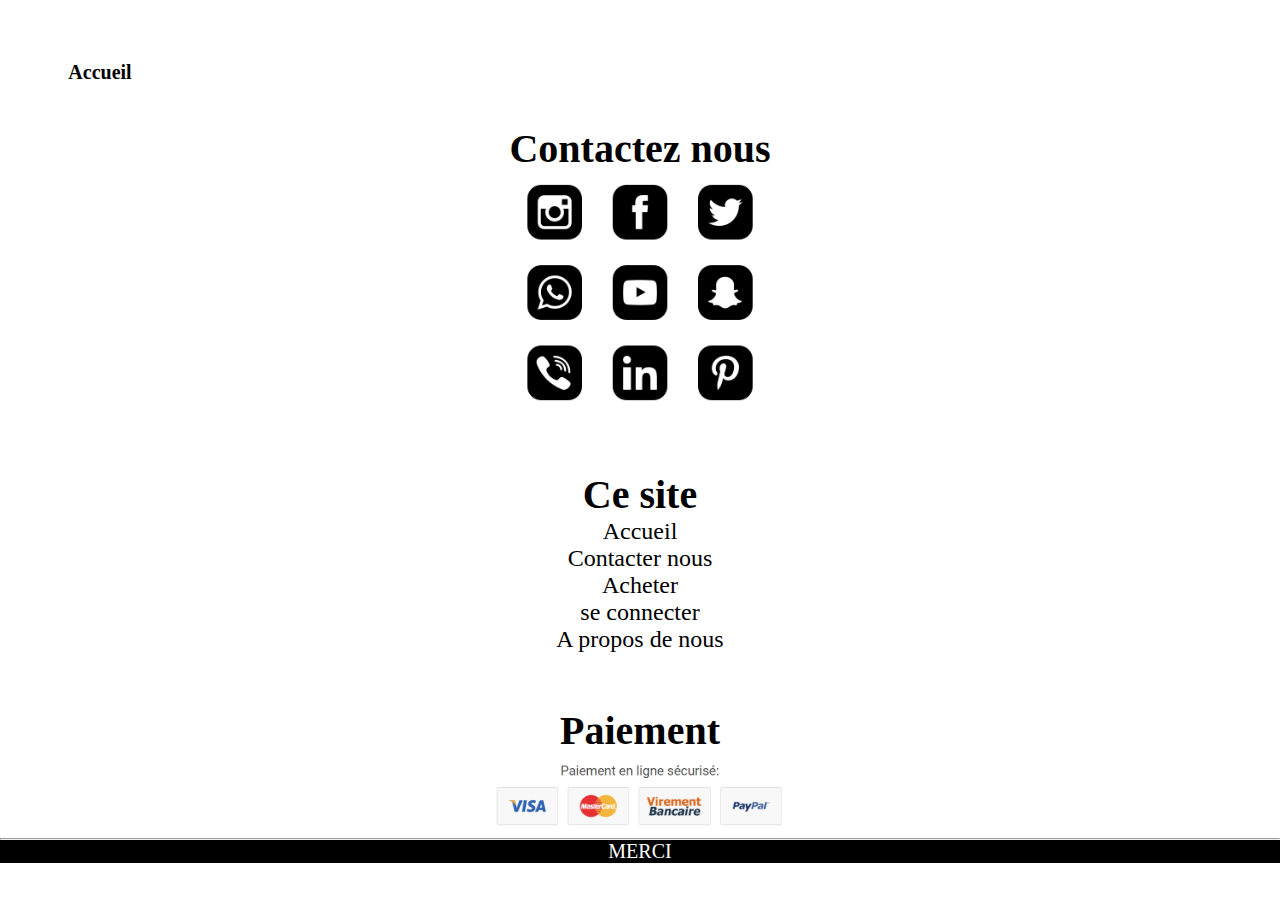
<file: site web/vetement/site web/proposnous.html>
<!DOCTYPE html>
<html lang="en">
<head>
    <meta charset="UTF-8">
    <meta name="viewport" content="width=device-width, initial-scale=1.0">
    <title>A propos de nous</title>
    <link rel="stylesheet" href="siteweb.css">
</head>
<header>
    <button class="botona" onclick=" document.location='index.html'"><b>Accueil</b></button>
</header>
<body>
        <div class="div2">
            <div class="divimg">
                <h3 style="font-size: 40px;">Contactez nous</h3>
                <img src="pngegg.png"width=20%>
            </div><br><br><br>
            <div>
                <ul class="liste5">
                    <h3 style="font-size: 40px;">Ce site</h3>
                    <a href="index.html">Accueil</a>
                    <a href="contacternous.html">Contacter nous</a>
                    <a href="prix.html">Acheter</a>
                    <a href="login.html">se connecter</a>
                    <a href="proposnous.html">A propos de nous</a>
                </ul>
            </div><br><br><br>
            <div class="divimg">
                    <h3 style="font-size: 40px;">Paiement</h3>
                    <img src="mode de paiement.png"height="80px">
            </div>
        </div>
        <hr>
       <footer class="ft" align="center">MERCI</footer>

    
</body>
</html>
</file>
<file: siteweb.css>
*{padding: 0%;
  margin:0%;
  box-sizing: border-box;
  font-family: century;
}
.header{
  background-color: rgb(140, 98, 179);
  display: flex;
  flex-wrap:row wrap;
  justify-content:space-evenly;
} 
.parents{
   display: flex;
   flex-flow: row;
   justify-content: space-between;

}   
.h1g{
  display: flex;
  justify-content: space-between;

}
.liste1{
  list-style: none;
  float: right;
  display: flex;
  padding: 40px;
  margin-top: 45px;
  margin-left: 1000px;
 
}
ul li a{text-decoration: none;
  color: rgb(76, 1, 79);
  padding: 10px;
  border-radius: 20px;
  border-color:transparent;
  border: 1px solid transparent;
  margin: 5px;
  font-size: 10px;
  transition: 0,6s ease;
  background-color: rgb(255, 0, 64);
  cursor: pointer;
   
    }
ul li a:hover{
    background-color: rgb(156, 18, 66);
  
    
}
.title{
    background-image: url(saf1.jpg);
    mix-blend-mode:multiply;
   
}

.title h1{
  color: rgb(255, 255, 255);
  font-size: 60px;
  top:60%;
  left: 65%;
  margin-left: 5%
}
.para1 {
  color:rgb(255, 255, 255);
  font-size:30px;
  top:40%;
  left: 50%;
  margin-left: 10%;
  margin-right: 35%;
}

.liste2{
  list-style: none;
  float: center;
  display: flex;
  padding: 40px;
  margin-top: 45px;
  justify-content: center;

  text-decoration: none;
}
ul li button{
  text-decoration: none;
  color: rgb(76, 1, 79);
  padding: 20px;
  border-radius: 20px;
  border-color:transparent;
  border: 1px solid transparent;
  margin: 10px;
  font-size: 20px;
  transition: 0,6s ease;
  background-color: rgb(255, 157, 0);
  cursor: pointer;
}
ul li button:hover{
  background-color: rgb(232, 147, 0);
 }
.liste3{
  list-style: none;
}
.bien{
  background-color: rgb(106, 61, 148);
  color: white;
  display: flex;
  padding: 5%;
  text-align:unset
}

.t2{display: flex;
   flex-direction: column;
   justify-content: center;
   text-align: center;
   
    background-color: rgb(255, 141, 167);
}

.dp{font-size:20px;
  color: rgb(8, 8, 9);
  float: right;
  
  color: blueviolet;

}
.liste4{
  display: row;
list-style: none;
}
.title1{
  color: rgb(255, 255, 255);
  
  font-size: 60px;
  top:60%;
  left: 65%;
  margin-left: 5%
}
.img{
  justify-content: center;
}
.garant{
  background-image: url(safran23.jpg);
}
.title4{
  color: rgb(255, 255, 255);
  font-size: 35px;
  top:60%;
  left: 80%;
  margin-left: 8%
}
.para2{
  color:rgb(255, 255, 255);
  font-size:30px;
  top:40%;
  left: 50%;
  margin-left: 10%;
  margin-right: 35%;
}
  .div1{
    background-color: rgb(255, 255, 255);
    display: flex;
    margin-top: 100px;
    text-align: center;
    justify-content: space-between;

  }
  .divimg{
     text-decoration: none;
  }
  .liste5{
    display: flex;
    flex-direction: column;
    font-size: 20px;
    list-style:none;
    transition: 0.6s;
    text-decoration: 0;
  }
  div ul a{
    text-decoration: none;
    color: black;
    font-size: x-large;
  }
  div ul a:hover{
    letter-spacing: 1.2px;
  }
  .ft{
    background-color: black;
    color:white;
    font-size: 20px;
  }
  .body1{display:flex;
      
      justify-content: center;
      align-items: center;
      min-height: 100vh;
      background-color: rgb(175, 89, 152);
    }
  .login-box{
   
    width: 400px;
    height: 450px;
    background-color: rgb(103, 35, 118);
    border-radius: 20px;
    display: flex;
    justify-content: center;
    align-items: center;
    margin-top: 200px;
  }
  h2{font-size: 2em;
     color: aliceblue;
    text-align: center;
  }
   .input-box{

    position: relative;
    width: 500px;
    height: 500px;
    margin: 40px 0;
    border-bottom:transparent ;
    color: #ffffff;
    
    
 
  }
  .divi{
    background-color: #ffffff;
    border-radius: 4px;
    top: 50%;
    font-size: 15px;
    height: 30px;
    width: 250px;
    color: #9a5bbf;
    border: transparent;
    
  }
  .divb{
    position: relative;
    background-color: rgb(255, 0, 51);
    color: #ffffff;
    border-radius: 4px;
    font-size: 15px;
    border: transparent;
    text-justify: inherit;
    height: 40px;
    width: 150px;
    justify-content: center;
    text-align: center;
    margin-left: 50px;
  }
  .divb:hover{
    background-color: red;
    transform: scale(110%);
    transition-duration: 0.2s;
    transition-timing-function: ease-in;
    
  }
  .div2{
  background-color: rgb(255, 255, 255);
    display: row;
    text-align: center;
    margin-top: 30px;
    text-align: center;
    justify-content: space-between;
  }
  .botona{
    height: 45px;
    width: 100px;
    border-radius: 15px;
    font-family: Georgia, 'Times New Roman', Times, serif;  
    font-size: 20px;
    color: rgb(214, 193, 217);
    background-color: rgb(255, 0, 81);
    border: transparent;
    cursor: pointer;
    margin-left: 50px;
    margin-top: 50px;

    
}
.botona:hover{
    transform: scale(110%);
    transition-duration: 0.2s;
    transition-timing-function: ease-in;
}
</file>
<file: site web/siteweb.css>
*{padding: 0%;
  margin:0%;
  box-sizing: border-box;
  font-family: century;
}
.header{
  background-color: rgb(140, 98, 179);
  display: flex;
  flex-wrap:row wrap;
  justify-content:space-evenly;
} 
.parents{
   display: flex;
   flex-flow: row;
   justify-content: space-between;

}   
.h1g{
  display: flex;
  justify-content: space-between;

}
.liste1{
  list-style: none;
  float: right;
  display: flex;
  padding: 40px;
  margin-top: 45px;
  
 
}
/*ohijhjihi*/
ul li a{text-decoration: none;
  color: rgb(76, 1, 79);
  padding: 10px;
  border-radius: 20px;
  border-color:transparent;
  border: 1px solid transparent;
  margin: 5px;
  font-size: 10px;
  transition: 0,6s ease;
  background-color: rgb(255, 0, 64);
  cursor: pointer;
   
    }
ul li a:hover{
    background-color: rgb(156, 18, 66);
  
    
}
.title{
    background-image: url(saf1.jpg);
    mix-blend-mode:multiply;
   
}

.title h1{
  color: rgb(255, 255, 255);
  font-size: 60px;
  top:60%;
  left: 65%;
  margin-left: 5%
}
.para1 {
  color:rgb(255, 255, 255);
  font-size:30px;
  top:40%;
  left: 50%;
  margin-left: 10%;
  margin-right: 35%;
}

.liste2{
  list-style: none;
  float: center;
  display: flex;
  padding: 40px;
  margin-top: 45px;
  justify-content: center;

  text-decoration: none;
}
ul li button{
  text-decoration: none;
  color: rgb(76, 1, 79);
  padding: 20px;
  border-radius: 20px;
  border-color:transparent;
  border: 1px solid transparent;
  margin: 10px;
  font-size: 20px;
  transition: 0,6s ease;
  background-color: rgb(255, 157, 0);
  cursor: pointer;
}
ul li button:hover{
  background-color: rgb(232, 147, 0);
 }
.liste3{
  list-style: none;
}
.bien{
  background-color: rgb(106, 61, 148);
  color: white;
  display: flex;
  padding: 5%;
  text-align:unset
}

.t2{display: flex;
   flex-direction: column;
   justify-content: center;
   text-align: center;
   
    background-color: rgb(255, 141, 167);
}

.dp{font-size:20px;
  color: rgb(8, 8, 9);
  float: right;
  
  color: blueviolet;

}
.liste4{
  display: row;
list-style: none;
}
.title1{
  color: rgb(255, 255, 255);
  
  font-size: 60px;
  top:60%;
  left: 65%;
  margin-left: 5%
}
.img{
  justify-content: center;
}
.garant{
  background-image: url(safran23.jpg);
}
.title4{
  color: rgb(255, 255, 255);
  font-size: 35px;
  top:60%;
  left: 80%;
  margin-left: 8%
}
.para2{
  color:rgb(255, 255, 255);
  font-size:30px;
  top:40%;
  left: 50%;
  margin-left: 10%;
  margin-right: 35%;
}
  .div1{
    background-color: rgb(255, 255, 255);
    display: flex;
    margin-top: 100px;
    text-align: center;
    justify-content: space-between;

  }
  .divimg{
     text-decoration: none;
  }
  .liste5{
    display: flex;
    flex-direction: column;
    font-size: 20px;
    list-style:none;
    transition: 0.6s;
    text-decoration: 0;
  }
  div ul a{
    text-decoration: none;
    color: black;
    font-size: x-large;
  }
  div ul a:hover{
    letter-spacing: 1.2px;
  }
  .ft{
    background-color: black;
    color:white;
    font-size: 20px;
  }
  .body1{display:flex;
      
      justify-content: center;
      align-items: center;
      min-height: 100vh;
      background-color: rgb(175, 89, 152);
    }
  .login-box{
   
    width: 400px;
    height: 450px;
    background-color: rgb(103, 35, 118);
    border-radius: 20px;
    display: flex;
    justify-content: center;
    align-items: center;
    margin-top: 200px;
  }
  h2{font-size: 2em;
     color: aliceblue;
    text-align: center;
  }
   .input-box{

    position: relative;
    width: 500px;
    height: 500px;
    margin: 40px 0;
    border-bottom:transparent ;
    color: #ffffff;
    
    
 
  }
  .divi{
    background-color: #ffffff;
    border-radius: 4px;
    top: 50%;
    font-size: 15px;
    height: 30px;
    width: 250px;
    color: #9a5bbf;
    border: transparent;
    
  }
  .divb{
    position: relative;
    background-color: rgb(255, 0, 51);
    color: #ffffff;
    border-radius: 4px;
    font-size: 15px;
    border: transparent;
    text-justify: inherit;
    height: 40px;
    width: 150px;
    justify-content: center;
    text-align: center;
    margin-left: 50px;
  }
  .divb:hover{
    background-color: red;
    transform: scale(110%);
    transition-duration: 0.2s;
    transition-timing-function: ease-in;
    
  }
  .div2{
  background-color: rgb(255, 255, 255);
    display: row;
    text-align: center;
    margin-top: 30px;
    text-align: center;
    justify-content: space-between;
  }
  .botona{
    height: 45px;
    width: 100px;
    border-radius: 15px;
    font-family: Georgia, 'Times New Roman', Times, serif;  
    font-size: 20px;
    color: rgb(214, 193, 217);
    background-color: rgb(255, 0, 81);
    border: transparent;
    cursor: pointer;
    margin-left: 50px;
    margin-top: 50px;

    
}
.botona:hover{
    transform: scale(110%);
    transition-duration: 0.2s;
    transition-timing-function: ease-in;
}
</file>
<file: site web/vetement/site web/siteweb.css>
*{padding: 0%;
  margin:0%;
  box-sizing: border-box;
  font-family: century;
}
.header{
  background-color: rgb(193, 193, 193);
} 
.msq{
  display: none;
}
.lst{
  list-style: none;
  float: right;
  display: flex;
  padding: 30px;
  margin-top: 45px;
  margin-right:0px;
  text-decoration: none;
  color: rgb(2, 0, 3);
  border-radius: 30%;
  border-color: transparent;
  justify-content: end;
  float: right;
}
.dvlst{
  justify-content: end;
  float: right;

}
.liste1{
float: right;
display: flex;
padding: 30px;
margin-top: 45px;
margin-right:30px;
text-decoration: none;
color: rgb(2, 0, 3);
border-radius: 30%;
border-color: darkmagenta;
}  
.h1g{
  display: flex;
  flex-direction: row;
  justify-content: space-between;
  align-items: center;

}
.span-1{
  margin-left: 40px;
  display: flex;
  flex-direction: row;
} 



.liste1{
  list-style: none;
  float: right;
  display: flex;

 
  
 
}
/*ohijhjihi*/
ul li a{text-decoration: none;
  color: rgb(76, 1, 79);
  padding: 10px;
  border-radius: 20px;
  justify-content: end;
  margin: 5px;
  font-size: 7px;
  transition: 0,6s ease;
  cursor: pointer;
   
    }
ul li a:hover{
   border-bottom:2px solid #232222;
  
    
}
.sect-img{
    background-image: url(pngtree-fashion-store-interior-of-a-men-s-clothing-store-image_2519173.jpg);
    font-size: 100%;
    background-repeat: no-repeat;
    background-size: 100%;
    background-attachment:fixed;
    background-size: cover;
   
}

.title h1{
  color: rgb(255, 255, 255);
  font-size: 60px;
  top:60%;
  left: 65%;
  margin-left: 5%
}
.para1 {
  color:rgb(255, 255, 255);
  font-size:30px;
  top:40%;
  left: 50%;
  margin-left: 10%;
  margin-right: 35%;
}

.liste2{
  list-style: none;
  float: center;
  display: flex;
  padding: 40px;
  margin-top: 45px;
  justify-content: center;

  text-decoration: none;
}
ul li button{
  text-decoration: none;
  color: rgb(76, 1, 79);
  padding: 20px;
  border-radius: 20px;
  border-color:transparent;
  border: 1px solid transparent;
  margin: 10px;
  font-size: 20px;
  transition: 0,6s ease;
  background-color: rgb(255, 157, 0);
  cursor: pointer;
}
ul li button:hover{
  background-color: rgb(232, 147, 0);
 }
.liste3{
  list-style: none;
}
.bien{
  background-color: rgb(82, 79, 84);
  color: white;
  display: flex;
  padding: 5%;
  text-align:unset
}

.t2{display: flex;
   flex-direction:row;
   justify-content: center;
   background-color: rgb(202, 200, 201);
}

.dp{font-size: 110%;;
  color: rgb(8, 8, 9);
  float: right;
  margin-bottom: 30px;
  color: rgb(44, 42, 45);

}
.liste4{
  display: row;
list-style: none;
margin-right: 100px;
}
.title1{
  color: rgb(255, 255, 255);
  
  font-size: 60px;
  top:60%;
  left: 65%;
  margin-left: 5%
}
section div  div img {
  justify-content: center;
  margin-top: 100px;
  margin-bottom: 100px;
  flex-basis: 50%;
}
.garant{
  background-image: url(vêtements_0.jpg);
  font-size: 100%;
    background-repeat: no-repeat;
    background-size: 100%;
    background-attachment:local;
    background-size: cover;
}
.title4{
  color: rgb(255, 255, 255);
  font-size: 35px;
  top:60%;
  left: 80%;
  margin-left: 8%
}
.para2{
  color:rgb(255, 255, 255);
  font-size:30px;
  top:40%;
  left: 50%;
  margin-left: 10%;
  margin-right: 35%;
}
  .div1{
    background-color: rgb(255, 255, 255);
    display: flex;
    margin-top: 100px;
    text-align: center;
    justify-content: space-between;

  }
  .divimg{
     text-decoration: none;
  }
  .liste5{
    display: flex;
    flex-direction: column;
    font-size: 20px;
    list-style:none;
    transition: 0.6s;
    text-decoration: 0;
  }
  div ul a{
    text-decoration: none;
    color: black;
    font-size: x-large;
  }
  div ul a:hover{
    letter-spacing: 1.2px;
  }
  .ft{
    background-color: black;
    color:white;
    font-size: 20px;
  }
  .body1{display:flex;
      
      justify-content: center;
      align-items: center;
      min-height: 100vh;
      background-image: url(WhatsApp\ Image\ 2024-02-29\ à\ 19.12.38_7e9e42f9.jpg);
    }
  .login-box{
   
    width: 400px;
    height: 450px;
    background-color: #232222;
    border-radius: 20px;
    display: flex;
    justify-content: center;
    border:2px solid #ffffff;
    align-items: center;
    margin-bottom: 6%;

  }
  h2{font-size: 2em;
     color: aliceblue;
    text-align: center;
  }
   .input-box{

    position: relative;
    width: 500px;
    height: 500px;
    margin: 40px 0;
    border-bottom:transparent ;
    color: #ffffff;
    
    
 
  }
  .divi{
    background-color: #ffffff;
    border-radius: 4px;
    top: 50%;
    font-size: 15px;
    height: 30px;
    width: 250px;
    color: #9a5bbf;
    border: transparent;
  }
  .divb{
    position: relative;
    background-color: rgb(255, 0, 51);
    color: #ffffff;
    border-radius: 4px;
    font-size: 15px;
    border: transparent;
    text-justify: inherit;
    height: 40px;
    width: 150px;
    justify-content: center;
    text-align: center;
    margin-left: 50px;
  }
  .divb:hover{
    background-color: red;
    transform: scale(110%);
    transition-duration: 0.2s;
    transition-timing-function: ease-in;
    
  }
  .div2{
  background-color: rgb(255, 255, 255);
    display: flex;
    flex-direction: row;
    justify-content: space-evenly;
    text-align: center;
    margin-top: 30px;
    text-align: center;
  }

.botona:hover{
    transform: scale(110%);
    transition-duration: 0.2s;
    transition-timing-function: ease-in;
}
footer div div h3{
  font-size: 35px;
}


.card-countainer{
    display:flex;
    justify-content: center;
    flex-wrap: wrap;



}
.btn-ac{
  height: 150%;
  width: 40%;
  border-radius: 3px;
  background-color: darkgray;
  color:rgb(8, 8, 9);
  border: transparent;
}
.card{
    width: 450px;
    height: 550px;
    background-color: rgb(255, 255, 255);
    border-radius: 10px;
    overflow: hidden;
    box-shadow: 0px 2px 10px rgba(220,220, 220, 220);
    margin: 20px;
  
}

.card:hover{
  animation-name: slide;
  animation-duration: 0.3s;
  animation-timing-function: ease-in;
  animation-fill-mode: forwards;
  animation-delay: 0.3ms;

}
@keyframes slide {
  100%{transform: scale(1.1);}

  
}
@keyframes square  {
  0%{ 
    translate: 0 0;
  }  
  25%{   
    translate: 0 80px ;
    margin: 20px;
  }
  50%{
    translate:  0 -55px;
    margin: 40px;
  }
  75%{   
    translate: 0 25px;
    margin: 20px;
  }
  100%{
    translate: 0 0px;
    margin: 5px;
  }
}
.card img {
    width:100%;
    height: 50%;
  
}
.card-content{
  padding: 16px;
}
.card-content h3 {
    font-size: 30px;
    margin-bottom: 10px;
    color: rgb(7, 65, 181);
}
.card-content p{
  color: rgb(0, 0, 0);
  font-size: 18px;
  line-height: 1.3;
}
.card-content h1{
    color:rgb(255, 0, 0);
    font-size: 30 px;
}
.div2{
    background-color: rgb(255, 255, 255);
      display: flex;
      flex-direction: column;
      text-align: center;
      margin-top: 30px;
      text-align: center;
      justify-content: space-between;
}
.divimg{
    text-decoration: none;
 }
 .liste5{
   display: flex;
   flex-direction: column;
   font-size: 20px;
   list-style:none;
   transition: 0.6s;
   text-decoration: 0;
 }
 div ul a{
   text-decoration: none;
   color: black;
   font-size: x-large;
 }
 div ul a:hover{
   letter-spacing: 1.2px;
 }
 .ft{
   background-color: black;
   color:white;
   font-size: 20px;
 }
 .botona{
    height: 45px;
    width: 100px;
    border-radius: 15px;
    font-family: Georgia, 'Times New Roman', Times, serif;  
    font-size: 20px;
    color: rgb(0, 0, 0);
    background-color: rgb(255, 255, 255);
    border: transparent;
    cursor: pointer;
    margin-left: 50px;
    margin-top: 50px;

    
}
.botona:hover{
    transform: scale(110%);
    transition-duration: 0.2s;
    transition-timing-function: ease-in;
}


@media screen and (max-width :900px){
  .header{
    background-color: rgb(170, 165, 173);
    height: 110px;
    display: flex;
    flex-direction: row;
    justify-content: space-between;
    align-items: center;

  }
  .liste1{
    list-style: none;
    float: right;
    display: flex;
  }
  /*ohböööijhjihi*/
  ul li a{
    text-decoration: none;
    color: rgb(76, 1, 79);
    padding: 10px;
    border-radius: 20px;
    border-color:transparent;
    border: 1px solid transparent;
    margin: 5px;
    font-size: 10px;
    transition: 0,6s ease;
    cursor: pointer;
  }
  ul li a:hover{
    border:2px solid #232222;
    
      
  }
  header div ul li b a{display: none;}
  .msq{
    display: flex;
  }

  .sect-img{
    background-image: url(pngtree-fashion-store-interior-of-a-men-s-clothing-store-image_2519173.jpg);
    font-size: 100%;
    background-repeat: no-repeat;
    background-size: 100%;
    background-attachment:fixed;
    background-size: cover;
     
  }
  main section div h1 b {
    font-size: 16px;
  }
  .para1 {
    color:rgb(255, 255, 255);
    font-size: 15px;
    top:40%;
    left: 50%;
    margin-left: 10%;
    margin-right: 10%;
  }
  .liste2{
    list-style: none;
    float: center;
    display: flex;
    padding: 0px;
    margin-top: 45px;
    justify-content: center;
    text-decoration: none;
  }
  ul li button{
    text-decoration: none;
    color: rgb(76, 1, 79);
    padding: 20px;
    border-radius: 20px;
    border-color:transparent;
    border: 1px solid transparent;
    margin: 10px;
    font-size: 10px;
    transition: 0,6s ease;
    background-color: rgb(255, 157, 0);
    cursor: pointer;
  }
  ul li button:hover{
    background-color: rgb(232, 147, 0);
   }
  .liste3{
    list-style: none;
  }
  .bien{
    background-color: rgb(76, 74, 78);
    color: white;
    display: flex;
    text-align:unset
  }
  
  .t2{
    display: flex;
    flex-direction:column;
    justify-content: center;
    background-color:rgb(202, 200, 201);
    font-size: 1vh;
  }
  
  .dp{
    font-size:10px;
    color: rgb(42, 43, 45);
   
    flex-basis: 100%;
  
  }
  section div div ul h3{
    text-decoration: underline;
    color: #070707;
  }section div div ul p b{
    font-size: 16px;
  }
  section div div ul li b{
    font-size: 15px;
  }
  section div img {
    width: 200px;
    border-radius: 6px;
  } 
  .imgs{
  display: flex;
  justify-content: center;
}
  
  .liste4{
  display: row;
  list-style: none;
  margin-right: 20px;
  margin-left: 20px;
  }
  .title1{
    color: rgb(239, 236, 236);
    font-size: 25px;
    justify-content: center;
  }
  .garant{
    
      font-size: 100%;
        background-repeat: no-repeat;
        background-size: 100%;
        background-attachment:local;
        background-size: cover;

  }
  section div ul h1 {
    font-size: 16px;
  }
  section div ul li h3{
    color: #f50000;
    text-decoration: underline;
    font-size: 17px;
  }
  section div ul li {
    font-size: 14px;

  }
  .title4{
    color: rgb(255, 255, 255);
    font-size: 20px;
    margin-right: 15%;
    top:60%;
    left: 80%;
    margin-left: 10%
    
  }
  .para2{
    color:rgb(255, 255, 255);
    font-size:20px;
    top:40%;
    left: 50%;
    margin-left: 20%;
    margin-right: 15%;
  }
  
    .div1{
      background-color: rgb(255, 255, 255);
      display: flex;
      text-align: center;
      justify-content: space-between;
    }
    .liste5{
      display: flex;
      flex-direction: column;
      font-size: 10px;
      list-style:none;
      transition: 0.6s;
      text-decoration: 0;
    }
    div ul a{
      text-decoration: none;
      color: black;
      font-size: 15px;
    }
    div ul a:hover{
      letter-spacing: 1.2px;
    }
    footer div div h3{
      font-size: 3px;
    }
    .ft{
      background-color: black;
      color:white;
      font-size: 20px;
    }
    .body1{
        display:flex;
        flex-direction: column;
        justify-content: center;
        align-items: center;
        background-color: rgb(175, 89, 152);
      }
    .login-box{
      width: 350px;
      height: 400px;
      background-color: rgb(0, 0, 0);
      border: 2px solid white;
      border-radius: 40px;
      display: flex;
      justify-content: center;
      align-items: center;
      margin-bottom: 40%;
    }
    h2{
      font-size: 2em;
      color: aliceblue;
      text-align: center;
    }
     .input-box{
      position: relative;
      width: 500px;
      height: 500px;
      margin: 40px 0;
      border-bottom:transparent ;
      color: #ffffff;
    }
    .divi{
      background-color: #ffffff;
      border-radius: 4px;
      top: 50%;
      font-size: 15px;
      height: 30px;
      width: 250px;
      color: #9a5bbf;
      border: transparent;
    }
    .divb{
      position: relative;
      background-color: rgb(255, 0, 51);
      color: #ffffff;
      border-radius: 4px;
      font-size: 15px;
      border: transparent;
      text-justify: inherit;
      height: 40px;
      width: 150px;
      justify-content: center;
      text-align: center;
      margin-left: 50px;
    }
    .divb:hover{
      background-color: red;
      transform: scale(110%);
      transition-duration: 0.2s;
      transition-timing-function: ease-in;
      
    }
    .div2{
    background-color: rgb(255, 255, 255);
      display: flex;
      flex-direction: row;
      text-align: center;
      margin-top: 30px;
      text-align: center;
      justify-content: space-between;
    }
    .botona{
      height: 45px;
      width: 100px;
      border-radius: 15px;
      font-family: Georgia, 'Times New Roman', Times, serif;  
      font-size: 20px;
      color: rgb(0, 0, 0);
      background-color: rgb(255, 255, 255);
      border: transparent;
      cursor: pointer;
      margin-left: 50px;
      margin-top: 50px;
  
      
  }
  .botona:hover{
      transform: scale(110%);
      transition-duration: 0.2s;
      transition-timing-function: ease-in;
  }
  footer div div h3{
    font-size: 25px;
  }
  .card-countainer{
    display:flex;
    flex-direction: row;
    justify-content: center;
    flex-wrap: wrap;
    margin-top: 100px;


}

.card{
    width: 350px;
    height: 400px;
    background-color: rgb(255, 255, 255);
    border-radius: 10px;
    overflow: hidden;
    box-shadow: 0px 2px 10px rgba(220,220, 220, 220);
    margin: 20px;

    animation-duration: 2s;
}
@keyframes square  {
  0%{ 
    translate: 0 0;
  }  
  25%{   
    translate: 80px 0;
  }
  50%{
    translate: -55px 0;
  }
  75%{   
    translate: 25px 0;
  }
  100%{
    translate: 0px 0;
  }

}
.card :hover{
  animation-play-state: paused;
}
.card img {
    width:100%;
    height: 50%;
    justify-content: center;
   
}
.card-content{
  padding: 16px;
}
.card-content h3 {
    font-size: 20px;
    margin-bottom: 10px;
    color: rgb(52, 52, 52);
}
.card-content p{
  color: rgb(177, 63, 139);
  font-size: 13px;
  line-height: 1.3;
}
.card-content h1{
    color:rgb(69, 25, 50);
    font-size: 20 px;
}
.div2{
    background-color: rgb(255, 255, 255);
      display: flex;
      flex-direction: column;
      text-align: center;
      margin-top: 30px;
      text-align: center;
      justify-content: space-between;
}
.divimg{
    text-decoration: none;
 }
 .liste5{
   display: flex;
   flex-direction: column;
   font-size: 20px;
   list-style:none;
   transition: 0.6s;
   text-decoration: 0;
 }
 div ul a{
   text-decoration: none;
   color: black;
   font-size: x-large;
 }
 div ul a:hover{
   letter-spacing: 1.2px;
 }
 .ft{
   background-color: black;
   color:white;
   font-size: 20px;
 }
 .botona{
    height: 45px;
    width: 100px;
    border-radius: 15px;
    font-family: Georgia, 'Times New Roman', Times, serif;  
    font-size: 20px;
    color: rgb(0, 0, 0);
    background-color: rgb(255, 255, 255);
    border: transparent;
    cursor: pointer;
    margin-left: 50px;
    margin-top: 50px;

    
}
.botona:hover{
    transform: scale(110%);
    transition-duration: 0.2s;
    transition-timing-function: ease-in;
}
}
</file>
<file: sitewebp.css>
*{
    margin:0px;
    padding: 0px;
    box-sizing: border-box;
    font-family: sans-serif;
}
.body1{
    display:flex;
    justify-content: center;
    flex-direction: column;
    min-height: 100vh;
    background-color: rgb(175, 89, 152);
    align-items: center;
    text-align: center;
}
.card-countainer{
    display:flex;
    justify-content: center;
    flex-wrap: wrap;
    margin-top: 100px;


}
.card{
    width: 450px;
    background-color: crimson;
    border-radius: 10px;
    overflow: hidden;
    box-shadow: 0px 2px 4px rgba(0,0, 0, 2);
    margin: 20px;
}
.card img {
    width:100%;
    height: auto;
}
.card-content{
    padding: 16px;
}
.card_content{
    font-size: 40px;
}
.card-content h3 {
    font-size: 30px;
    margin-bottom: 10px;
}
.card-content p{
    color: blueviolet;
    font-size: 15px;
    line-height: 1.3;

}
.card-content h1{
    color: #fff;
    font-size: 30 px;
}
.div2{
    background-color: rgb(255, 255, 255);
      display: row;
      text-align: center;
      margin-top: 30px;
      text-align: center;
      justify-content: space-between;
}
.divimg{
    text-decoration: none;
 }
 .liste5{
   display: flex;
   flex-direction: column;
   font-size: 20px;
   list-style:none;
   transition: 0.6s;
   text-decoration: 0;
 }
 div ul a{
   text-decoration: none;
   color: black;
   font-size: x-large;
 }
 div ul a:hover{
   letter-spacing: 1.2px;
 }
 .ft{
   background-color: black;
   color:white;
   font-size: 20px;
 }
 .botona{
    height: 45px;
    width: 100px;
    border-radius: 15px;
    font-family: Georgia, 'Times New Roman', Times, serif;  
    font-size: 20px;
    color: rgb(214, 193, 217);
    background-color: rgb(255, 0, 81);
    border: transparent;
    cursor: pointer;
    margin-left: 50px;
    margin-top: 50px;

    
}
.botona:hover{
    transform: scale(110%);
    transition-duration: 0.2s;
    transition-timing-function: ease-in;
}
</file>
<file: site web/sitewebp.css>
*{
    margin:0px;
    padding: 0px;
    box-sizing: border-box;
    font-family: sans-serif;
}
.body1{
    display:flex;
    justify-content: center;
    flex-direction: column;
    min-height: 100vh;
    background-color: rgb(175, 89, 152);
    align-items: center;
    text-align: center;
}
.card-countainer{
    display:flex;
    justify-content: center;
    flex-wrap: wrap;
    margin-top: 100px;


}
.card{
    width: 450px;
    background-color: crimson;
    border-radius: 10px;
    overflow: hidden;
    box-shadow: 0px 2px 4px rgba(0,0, 0, 2);
    margin: 20px;
}
.card img {
    width:100%;
    height: auto;
}
.card-content{
    padding: 16px;
}
.card_content{
    font-size: 40px;
}
.card-content h3 {
    font-size: 30px;
    margin-bottom: 10px;
}
.card-content p{
    color: blueviolet;
    font-size: 15px;
    line-height: 1.3;

}
.card-content h1{
    color: #fff;
    font-size: 30 px;
}
.div2{
    background-color: rgb(255, 255, 255);
      display: row;
      text-align: center;
      margin-top: 30px;
      text-align: center;
      justify-content: space-between;
}
.divimg{
    text-decoration: none;
 }
 .liste5{
   display: flex;
   flex-direction: column;
   font-size: 20px;
   list-style:none;
   transition: 0.6s;
   text-decoration: 0;
 }
 div ul a{
   text-decoration: none;
   color: black;
   font-size: x-large;
 }
 div ul a:hover{
   letter-spacing: 1.2px;
 }
 .ft{
   background-color: black;
   color:white;
   font-size: 20px;
 }
 .botona{
    height: 45px;
    width: 100px;
    border-radius: 15px;
    font-family: Georgia, 'Times New Roman', Times, serif;  
    font-size: 20px;
    color: rgb(214, 193, 217);
    background-color: rgb(255, 0, 81);
    border: transparent;
    cursor: pointer;
    margin-left: 50px;
    margin-top: 50px;

    
}
.botona:hover{
    transform: scale(110%);
    transition-duration: 0.2s;
    transition-timing-function: ease-in;
}
</file>
